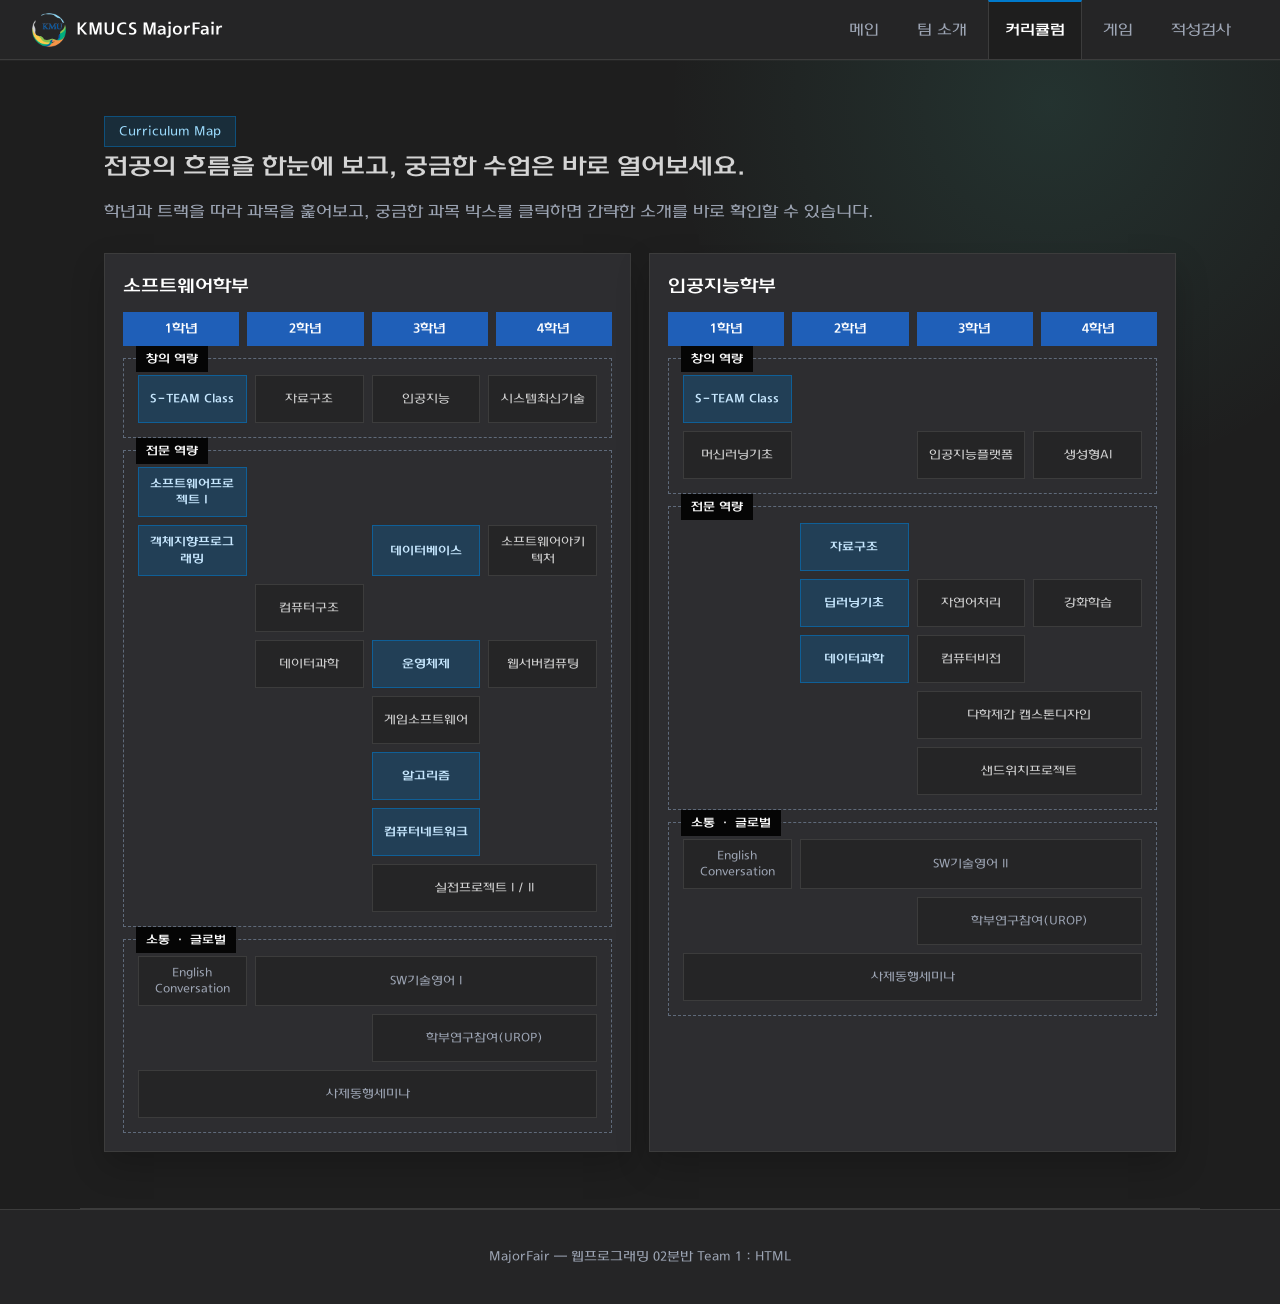
<file: 웹클컴 프로젝트/pages/curriculum.html>
<!DOCTYPE html>
<html lang="ko">
<head>
  <meta charset="UTF-8">
  <meta name="viewport" content="width=device-width, initial-scale=1.0">
  <title>KMUSC - 커리큘럼</title>
  <link rel="icon" type="image/png" href="../assets/logo/symbol_color_transparent.png">
  <link rel="stylesheet" href="../assets/css/base.css">
  <link rel="stylesheet" href="../assets/css/layout.css">
  <link rel="stylesheet" href="../assets/css/components.css">
  <link rel="stylesheet" href="../assets/css/pages/curriculum.css">
</head>
<body>
  <header class="site-header">
    <a href="main.html" class="site-logo" aria-label="MajorFair 홈">
      <img class="site-logo__image" src="../assets/logo/symbol_color_transparent.png" alt="">
      <span class="site-logo__text">KMUCS MajorFair</span>
    </a>
    <nav class="site-nav" aria-label="주요 메뉴">
      <a class="site-nav__link" href="main.html">메인</a>
      <a class="site-nav__link" href="team.html">팀 소개</a>
      <a class="site-nav__link is-active" href="curriculum.html" aria-current="page">커리큘럼</a>
      <a class="site-nav__link" href="game.html">게임</a>
      <a class="site-nav__link" href="form.html">적성검사</a>
    </nav>
    <button class="site-nav-toggle" id="navToggle" type="button" aria-label="메뉴 열기" aria-expanded="false">
      <span></span><span></span><span></span>
    </button>
  </header>

  <div class="mobile-menu-overlay" id="mobileMenuOverlay" hidden>
    <aside class="mobile-menu" aria-label="모바일 메뉴">
      <button class="mobile-menu__close" id="mobileMenuClose" type="button" aria-label="메뉴 닫기">✕</button>
      <nav class="mobile-menu__nav">
        <a class="mobile-menu__link" href="main.html">메인</a>
        <a class="mobile-menu__link" href="team.html">팀 소개</a>
        <a class="mobile-menu__link is-active" href="curriculum.html" aria-current="page">커리큘럼</a>
        <a class="mobile-menu__link" href="game.html">게임</a>
        <a class="mobile-menu__link" href="form.html">적성검사</a>
      </nav>
    </aside>
  </div>

  <main class="curriculum-page">
    <section class="reference-panel" aria-label="커리큘럼 맵">
      <div class="reference-copy">
        <span class="curriculum-label">Curriculum Map</span>
        <h1>전공의 흐름을 한눈에 보고, 궁금한 수업은 바로 열어보세요.</h1>
        <p>학년과 트랙을 따라 과목을 훑어보고, 궁금한 과목 박스를 클릭하면 간략한 소개를 바로 확인할 수 있습니다.</p>
      </div>
      <div class="curriculum-map-grid">
        <article class="curriculum-map">
          <div class="map-heading">
            <span>소프트웨어학부</span>
          </div>
          <div class="map-years" aria-hidden="true">
            <span>1학년</span><span>2학년</span><span>3학년</span><span>4학년</span>
          </div>
          <div class="map-section">
            <h3>창의 역량</h3>
            <div class="map-row">
              <button class="map-course is-required" data-program="software" data-course="S-TEAM Class" data-year="1학년" style="--mobile-order: 10">S-TEAM Class</button>
              <button class="map-course" data-program="software" data-course="자료구조" data-year="2학년" style="--mobile-order: 20">자료구조</button>
              <button class="map-course" data-program="software" data-course="인공지능" data-year="3학년" style="--mobile-order: 30">인공지능</button>
              <button class="map-course" data-program="software" data-course="시스템최신기술" data-year="4학년" style="--mobile-order: 40">시스템최신기술</button>
            </div>
          </div>
          <div class="map-section">
            <h3>전문 역량</h3>
            <div class="map-row">
              <button class="map-course is-required" data-program="software" data-course="소프트웨어프로젝트 I" data-year="1학년" style="--mobile-order: 10">소프트웨어프로젝트 I</button>
              <button class="map-course is-required" data-program="software" data-course="객체지향프로그래밍" data-year="1학년" style="--mobile-order: 10">객체지향프로그래밍</button>
              <button class="map-course is-required" data-program="software" data-course="데이터베이스" data-year="3학년" style="--mobile-order: 30">데이터베이스</button>
              <button class="map-course" data-program="software" data-course="소프트웨어아키텍처" data-year="4학년" style="--mobile-order: 40">소프트웨어아키텍처</button>
              <button class="map-course" data-program="software" data-course="컴퓨터구조" data-year="2학년" style="--mobile-order: 20">컴퓨터구조</button>
              <button class="map-course" data-program="software" data-course="데이터과학" data-year="2학년" style="--mobile-order: 20">데이터과학</button>
              <button class="map-course is-required" data-program="software" data-course="운영체제" data-year="3학년" style="--mobile-order: 30">운영체제</button>
              <button class="map-course" data-program="software" data-course="웹서버컴퓨팅" data-year="4학년" style="--mobile-order: 40">웹서버컴퓨팅</button>
              <button class="map-course" data-program="software" data-course="게임소프트웨어" data-year="3학년" style="--mobile-order: 30">게임소프트웨어</button>
              <button class="map-course is-required" data-program="software" data-course="알고리즘" data-year="3학년" style="--mobile-order: 30">알고리즘</button>
              <button class="map-course is-required" data-program="software" data-course="컴퓨터네트워크" data-year="3학년" style="--mobile-order: 30">컴퓨터네트워크</button>
              <button class="map-course" data-program="software" data-course="실전프로젝트 I / II" data-year="3-4학년" style="--mobile-order: 34">실전프로젝트 I / II</button>
            </div>
          </div>
          <div class="map-section map-section--wide">
            <h3>소통 · 글로벌</h3>
            <div class="map-row">
              <span class="map-course is-static" data-year="1학년" style="--mobile-order: 10">English Conversation</span>
              <span class="map-course is-static" data-year="2-4학년" style="--mobile-order: 24">SW기술영어 I</span>
              <span class="map-course is-static" data-year="3-4학년" style="--mobile-order: 34">학부연구참여(UROP)</span>
              <span class="map-course is-static" data-year="1-4학년" style="--mobile-order: 14">사제동행세미나</span>
            </div>
          </div>
        </article>

        <article class="curriculum-map">
          <div class="map-heading">
            <span>인공지능학부</span>
          </div>
          <div class="map-years" aria-hidden="true">
            <span>1학년</span><span>2학년</span><span>3학년</span><span>4학년</span>
          </div>
          <div class="map-section">
            <h3>창의 역량</h3>
            <div class="map-row">
              <button class="map-course is-required" data-program="ai" data-course="S-TEAM Class" data-year="1학년" style="--mobile-order: 10">S-TEAM Class</button>
              <button class="map-course" data-program="ai" data-course="머신러닝기초" data-year="1학년" style="--mobile-order: 10">머신러닝기초</button>
              <button class="map-course" data-program="ai" data-course="인공지능플랫폼" data-year="3학년" style="--mobile-order: 30">인공지능플랫폼</button>
              <button class="map-course" data-program="ai" data-course="생성형AI" data-year="4학년" style="--mobile-order: 40">생성형AI</button>
            </div>
          </div>
          <div class="map-section">
            <h3>전문 역량</h3>
            <div class="map-row">
              <button class="map-course is-required" data-program="ai" data-course="자료구조" data-year="2학년" style="--mobile-order: 20">자료구조</button>
              <button class="map-course is-required" data-program="ai" data-course="딥러닝기초" data-year="2학년" style="--mobile-order: 20">딥러닝기초</button>
              <button class="map-course" data-program="ai" data-course="자연어처리" data-year="3학년" style="--mobile-order: 30">자연어처리</button>
              <button class="map-course" data-program="ai" data-course="강화학습" data-year="4학년" style="--mobile-order: 40">강화학습</button>
              <button class="map-course is-required" data-program="ai" data-course="데이터과학" data-year="2학년" style="--mobile-order: 20">데이터과학</button>
              <button class="map-course" data-program="ai" data-course="컴퓨터비전" data-year="3학년" style="--mobile-order: 30">컴퓨터비전</button>
              <button class="map-course" data-program="ai" data-course="다학제간 캡스톤디자인" data-year="3-4학년" style="--mobile-order: 34">다학제간 캡스톤디자인</button>
              <button class="map-course" data-program="ai" data-course="샌드위치프로젝트" data-year="3-4학년" style="--mobile-order: 34">샌드위치프로젝트</button>
            </div>
          </div>
          <div class="map-section map-section--wide">
            <h3>소통 · 글로벌</h3>
            <div class="map-row">
              <span class="map-course is-static" data-year="1학년" style="--mobile-order: 10">English Conversation</span>
              <span class="map-course is-static" data-year="2-4학년" style="--mobile-order: 24">SW기술영어 II</span>
              <span class="map-course is-static" data-year="3-4학년" style="--mobile-order: 34">학부연구참여(UROP)</span>
              <span class="map-course is-static" data-year="1-4학년" style="--mobile-order: 14">사제동행세미나</span>
            </div>
          </div>
        </article>
      </div>
    </section>
  </main>

  <div class="course-modal" id="courseModal" hidden>
    <div class="course-modal__backdrop" data-close-modal></div>
    <article class="course-modal__panel" role="dialog" aria-modal="true" aria-labelledby="modalTitle">
      <button class="course-modal__close" type="button" aria-label="모달 닫기" data-close-modal>✕</button>
      <div class="course-modal__meta" id="modalMeta"></div>
      <h2 id="modalTitle"></h2>
      <p id="modalDesc"></p>
      <dl class="course-modal__details">
        <div>
          <dt>추천 시기</dt>
          <dd id="modalYear"></dd>
        </div>
        <div>
          <dt>분류</dt>
          <dd id="modalTrack"></dd>
        </div>
      </dl>
    </article>
  </div>

  <footer class="site-footer">
    <p>MajorFair — 웹프로그래밍 02분반 Team 1 : HTML</p>
  </footer>

  <script src="../assets/js/common.js" defer></script>
  <script src="../assets/js/pages/curriculum.js" defer></script>
</body>
</html>
</file>
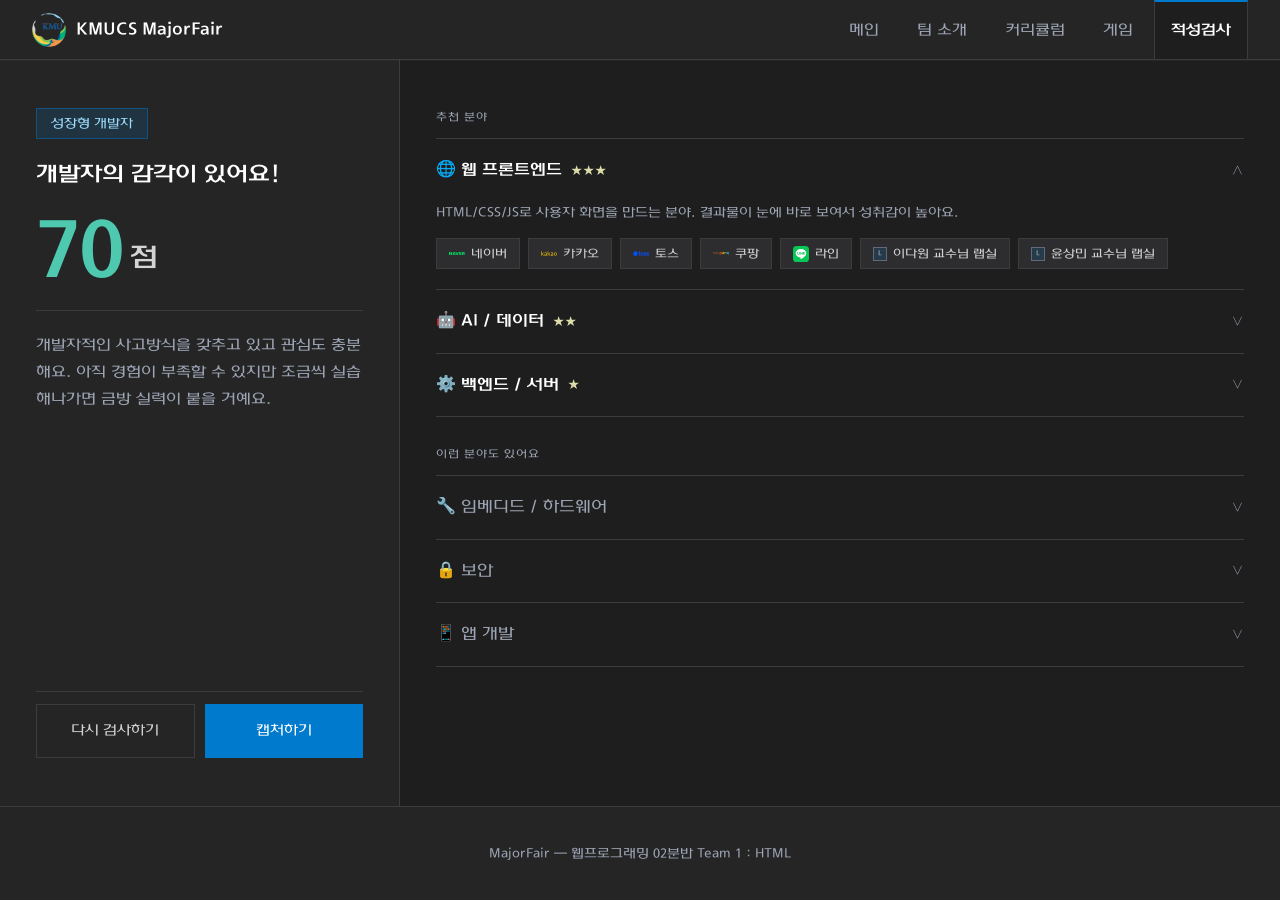
<file: 웹클컴 프로젝트/pages/form-result.html>
<!doctype html>
<html lang="ko">
  <head>
    <meta charset="UTF-8" />
    <meta name="viewport" content="width=device-width, initial-scale=1.0" />
    <title>결과 — 개발자 적합도 검사</title>
    <link rel="icon" type="image/png" href="../assets/logo/symbol_color_transparent.png" />
    <link rel="stylesheet" href="../assets/css/base.css" />
    <link rel="stylesheet" href="../assets/css/layout.css" />
    <link rel="stylesheet" href="../assets/css/components.css" />
    <link rel="stylesheet" href="../assets/css/pages/form-result.css" />
  </head>
  <body>
    <header class="site-header">
      <a href="main.html" class="site-logo" aria-label="MajorFair 홈">
        <img class="site-logo__image" src="../assets/logo/symbol_color_transparent.png" alt="" />
        <span class="site-logo__text">KMUCS MajorFair</span>
      </a>
      <nav class="site-nav" aria-label="주요 메뉴">
        <a class="site-nav__link" href="main.html">메인</a>
        <a class="site-nav__link" href="team.html">팀 소개</a>
        <a class="site-nav__link" href="curriculum.html">커리큘럼</a>
        <a class="site-nav__link" href="game.html">게임</a>
        <a class="site-nav__link is-active" href="form.html">적성검사</a>
      </nav>
      <button class="site-nav-toggle" id="navToggle" type="button" aria-label="메뉴 열기" aria-expanded="false">
        <span></span><span></span><span></span>
      </button>
    </header>

    <div class="mobile-menu-overlay" id="mobileMenuOverlay" hidden>
      <div class="mobile-menu">
        <button class="mobile-menu__close" id="mobileMenuClose" type="button" aria-label="메뉴 닫기">✕</button>
        <nav class="mobile-menu__nav">
          <a class="mobile-menu__link" href="main.html">메인</a>
          <a class="mobile-menu__link" href="team.html">팀 소개</a>
          <a class="mobile-menu__link" href="curriculum.html">커리큘럼</a>
          <a class="mobile-menu__link" href="game.html">게임</a>
          <a class="mobile-menu__link is-active" href="form.html">적성검사</a>
        </nav>
      </div>
    </div>

    <main>
      <section>
        <div class="result-top">
          <span class="result-badge" id="resultBadge"></span>
          <div class="result-title" id="resultTitle"></div>
          <div class="score-wrap">
            <div class="result-score" id="resultScore">0</div>
            <div class="result-score-unit">점</div>
          </div>
          <div class="divider"></div>
          <div id="resultDesc" class="result-desc"></div>
        </div>
        <div class="result-btns">
          <div class="divider"></div>
          <div class="btn-row">
            <button class="btn-outline" id="retryBtn">다시 검사하기</button>
            <button class="btn-black" id="captureBtn">캡처하기</button>
          </div>
        </div>
      </section>

      <aside>
        <div class="aside-section-title">추천 분야</div>
        <div id="recList"></div>
        <div class="aside-section-title">이런 분야도 있어요</div>
        <div id="otherList"></div>
      </aside>
    </main>

    <!-- 모바일 탭바 -->
    <div class="tab-bar">
      <button class="btn-outline" id="retryBtnMob">다시 검사하기</button>
      <button class="btn-black" id="captureBtnMob">캡처하기</button>
    </div>

    <!-- 멘토 리포트: 화면에서는 숨기고 인쇄 시에만 표시 -->
    <div id="mentorReport"></div>

    <footer class="site-footer">
      <p>MajorFair — 웹프로그래밍 02분반 Team 1 : HTML</p>
    </footer>

    <script src="../assets/js/common.js" defer></script>
    <script src="../assets/js/pages/form-result.js" defer></script>
  </body>
</html>
</file>
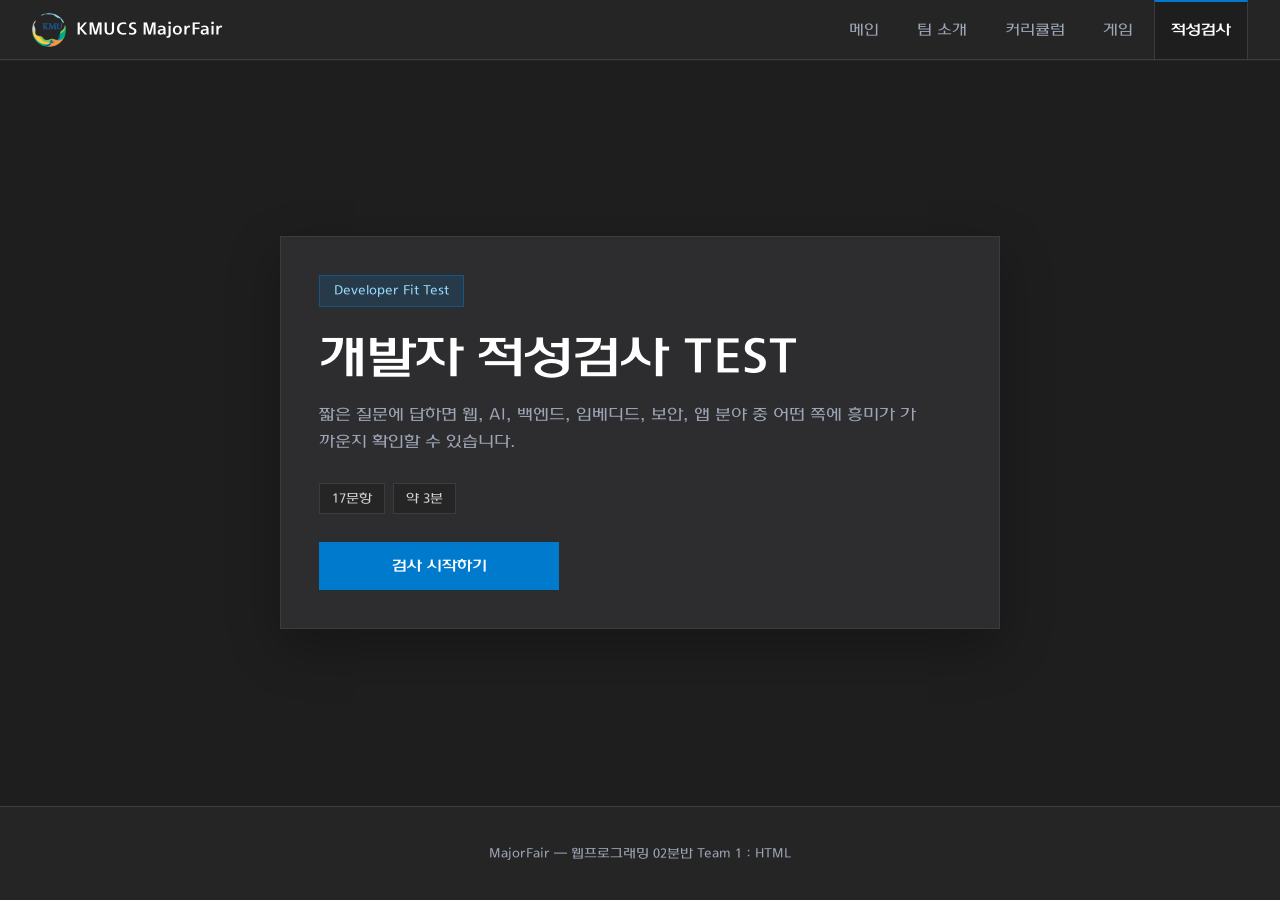
<file: 웹클컴 프로젝트/pages/form.html>
<!doctype html>
<html lang="ko">
  <head>
    <meta charset="UTF-8" />
    <meta name="viewport" content="width=device-width, initial-scale=1.0" />
    <title>개발자 적합도 검사</title>
    <link rel="icon" type="image/png" href="../assets/logo/symbol_color_transparent.png" />
    <link rel="stylesheet" href="../assets/css/base.css" />
    <link rel="stylesheet" href="../assets/css/layout.css" />
    <link rel="stylesheet" href="../assets/css/components.css" />
    <link rel="stylesheet" href="../assets/css/pages/form.css" />
  </head>
  <body>
    <header class="site-header">
      <a href="main.html" class="site-logo" aria-label="MajorFair 홈">
        <img class="site-logo__image" src="../assets/logo/symbol_color_transparent.png" alt="" />
        <span class="site-logo__text">KMUCS MajorFair</span>
      </a>
      <nav class="site-nav" aria-label="주요 메뉴">
        <a class="site-nav__link" href="main.html">메인</a>
        <a class="site-nav__link" href="team.html">팀 소개</a>
        <a class="site-nav__link" href="curriculum.html">커리큘럼</a>
        <a class="site-nav__link" href="game.html">게임</a>
        <a class="site-nav__link is-active" href="form.html">적성검사</a>
      </nav>
      <button class="site-nav-toggle" id="navToggle" type="button" aria-label="메뉴 열기" aria-expanded="false">
        <span></span><span></span><span></span>
      </button>
    </header>

    <div class="mobile-menu-overlay" id="mobileMenuOverlay" hidden>
      <div class="mobile-menu">
        <button class="mobile-menu__close" id="mobileMenuClose" type="button" aria-label="메뉴 닫기">✕</button>
        <nav class="mobile-menu__nav">
          <a class="mobile-menu__link" href="main.html">메인</a>
          <a class="mobile-menu__link" href="team.html">팀 소개</a>
          <a class="mobile-menu__link" href="curriculum.html">커리큘럼</a>
          <a class="mobile-menu__link" href="game.html">게임</a>
          <a class="mobile-menu__link is-active" href="form.html">적성검사</a>
        </nav>
      </div>
    </div>

    <main>
      <section class="quiz-start" id="quizStart">
        <span class="quiz-start__label">Developer Fit Test</span>
        <h1>개발자 적성검사 TEST</h1>
        <p>짧은 질문에 답하면 웹, AI, 백엔드, 임베디드, 보안, 앱 분야 중 어떤 쪽에 흥미가 가까운지 확인할 수 있습니다.</p>
        <div class="quiz-start__stats" aria-label="검사 안내">
          <span>17문항</span>
          <span>약 3분</span>
        </div>
        <button class="quiz-start__button" id="startQuizBtn" type="button">검사 시작하기</button>
      </section>

      <form class="quiz-inner" id="formQuiz">
        <div class="seg-wrap">
          <div class="seg-bar" id="segBar"></div>
          <span class="seg-label" id="segLabel"></span>
        </div>
        <div class="q-text" id="qText"></div>
        <div class="choices" id="choices"></div>
        <div class="warning" id="warning">⚠ 선택지를 골라주세요!</div>
      </form>
    </main>

    <div class="tab-bar">
      <button class="btn-sec" id="prevBtn" type="button">← 이전</button>
      <button class="btn-pri" id="nextBtn" type="submit" form="formQuiz">다음 →</button>
    </div>

    <footer class="site-footer">
      <p>MajorFair — 웹프로그래밍 02분반 Team 1 : HTML</p>
    </footer>

    <script src="../assets/js/common.js" defer></script>
    <script src="../assets/js/pages/form.js" defer></script>
  </body>
</html>
</file>
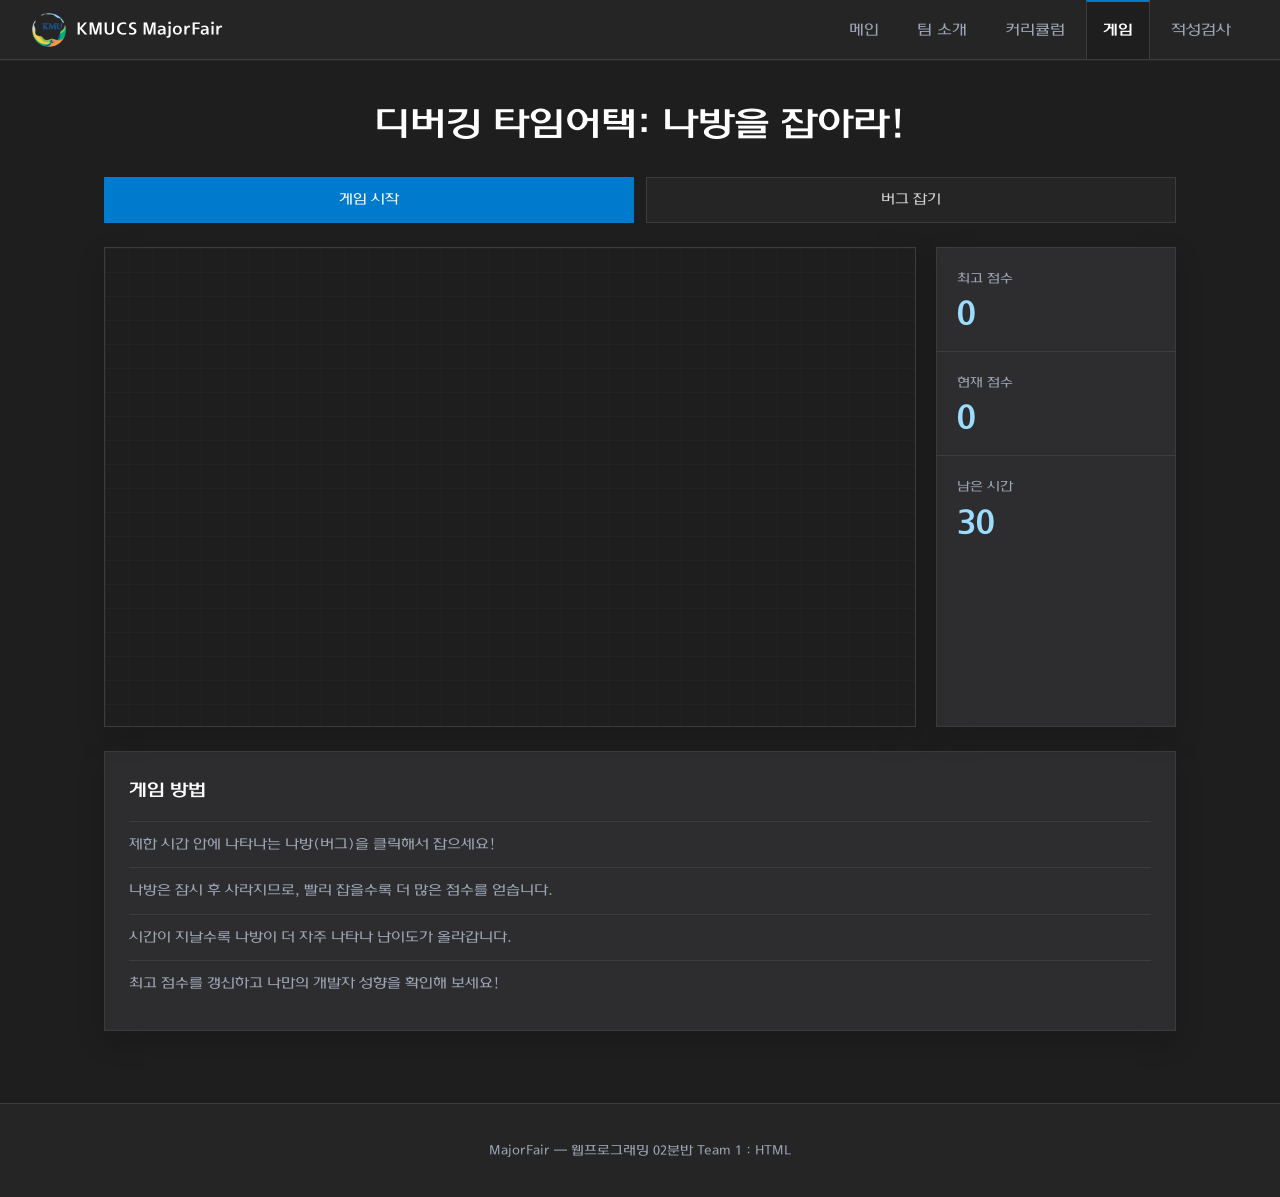
<file: 웹클컴 프로젝트/pages/game.html>
<!-- 담당자 : 정원우 -->
<!DOCTYPE html>
<html lang="ko">
<head>
    <meta charset="UTF-8">
    <meta name="viewport" content="width=device-width, initial-scale=1.0">
    <title>디버깅 타임어택: 버그을 잡아라!</title>
    <link rel="icon" type="image/png" href="../assets/logo/symbol_color_transparent.png">

    <link rel="stylesheet" href="../assets/css/base.css">
    <link rel="stylesheet" href="../assets/css/layout.css">
    <link rel="stylesheet" href="../assets/css/components.css">
    <link rel="stylesheet" href="../assets/css/pages/game.css">
</head>
<body>

    <header class="site-header">
        <a class="site-logo" href="main.html" aria-label="MajorFair 홈">
            <img class="site-logo__image" src="../assets/logo/symbol_color_transparent.png" alt="">
            <span class="site-logo__text">KMUCS MajorFair</span>
        </a>

        <nav class="site-nav" aria-label="주 메뉴">
            <a class="site-nav__link" href="main.html">메인</a>
            <a class="site-nav__link" href="team.html">팀 소개</a>
            <a class="site-nav__link" href="curriculum.html">커리큘럼</a>
            <a class="site-nav__link is-active" href="game.html" aria-current="page">게임</a>
            <a class="site-nav__link" href="form.html">적성검사</a>
        </nav>

        <button class="site-nav-toggle" id="navToggle" type="button"
                aria-label="메뉴 열기" aria-controls="mobileMenuOverlay" aria-expanded="false">
            <span></span><span></span><span></span>
        </button>
    </header>

    <div class="mobile-menu-overlay" id="mobileMenuOverlay" hidden>
      <aside class="mobile-menu" aria-label="모바일 메뉴">
        <button class="mobile-menu__close" id="mobileMenuClose" type="button" aria-label="메뉴 닫기">✕</button>
        <nav class="mobile-menu__nav">
            <a class="mobile-menu__link" href="main.html">메인</a>
            <a class="mobile-menu__link" href="team.html">팀 소개</a>
            <a class="mobile-menu__link" href="curriculum.html">커리큘럼</a>
            <a class="mobile-menu__link is-active" href="game.html" aria-current="page">게임</a>
            <a class="mobile-menu__link" href="form.html">적성검사</a>
        </nav>
      </aside>
    </div>

    <main class="container">
        <h1 class="page-title" id="gameTitle">디버깅 타임어택: 버그을 잡아라!</h1>

        <div class="game-controls">
            <button class="btn btn-primary" id="startBtn" type="button">게임 시작</button>
            <button class="btn btn-secondary" id="modeToggleBtn" type="button"
                    aria-label="게임 모드 전환 (현재: 버그 잡기)">버그 잡기</button>
        </div>

        <section class="game-area" aria-label="게임 영역">
            <div class="game-canvas" id="gameCanvas"></div>

            <aside class="score-board" aria-label="점수 현황">
                <div class="score-item">
                    <div class="score-label">최고 점수</div>
                    <div class="score-value" id="highScore">0</div>
                </div>
                <div class="score-item">
                    <div class="score-label">현재 점수</div>
                    <div class="score-value" id="currentScore">0</div>
                </div>
                <div class="score-item">
                    <div class="score-label" id="timeLabel">남은 시간</div>
                    <div class="time-value" id="timeLeft">30</div>
                </div>
            </aside>
        </section>

        <section class="game-info" aria-label="게임 방법">
            <h2 class="info-title">게임 방법</h2>
            <div class="info-content" id="gameInfo">
                <ul>
                    <li>제한 시간 안에 나타나는 버그을 클릭해서 잡으세요!</li>
                    <li>버그은 잠시 후 사라지므로, 빨리 잡을수록 더 많은 점수를 얻습니다.</li>
                    <li>시간이 지날수록 버그는 더 자주 나타나 난이도가 올라갑니다.</li>
                    <li>최고 점수를 갱신하고 나만의 개발자 성향을 확인해 보세요!</li>
                </ul>
            </div>
        </section>
    </main>

    <div class="modal" id="resultModal" role="dialog" aria-modal="true" aria-labelledby="modalTitle">
        <div class="modal-content">
            <span class="result-badge" id="resultBadge"></span>
            <h2 class="modal-title" id="modalTitle">게임 종료</h2>
            <div class="modal-score" id="finalScore">0</div>
            <p class="modal-message" id="modalMessage"></p>
            <div class="modal-buttons">
                <button class="btn btn-primary" id="restartBtn" type="button">다시 하기</button>
                <button class="btn btn-secondary" id="homeBtn" type="button">돌아가기</button>
            </div>
        </div>
    </div>

    <footer class="site-footer">
        <p>MajorFair — 웹프로그래밍 02분반 Team 1 : HTML</p>
    </footer>

    <script src="../assets/js/common.js"></script>
    <script src="../assets/js/pages/game.js"></script>
</body>
</html>
</file>
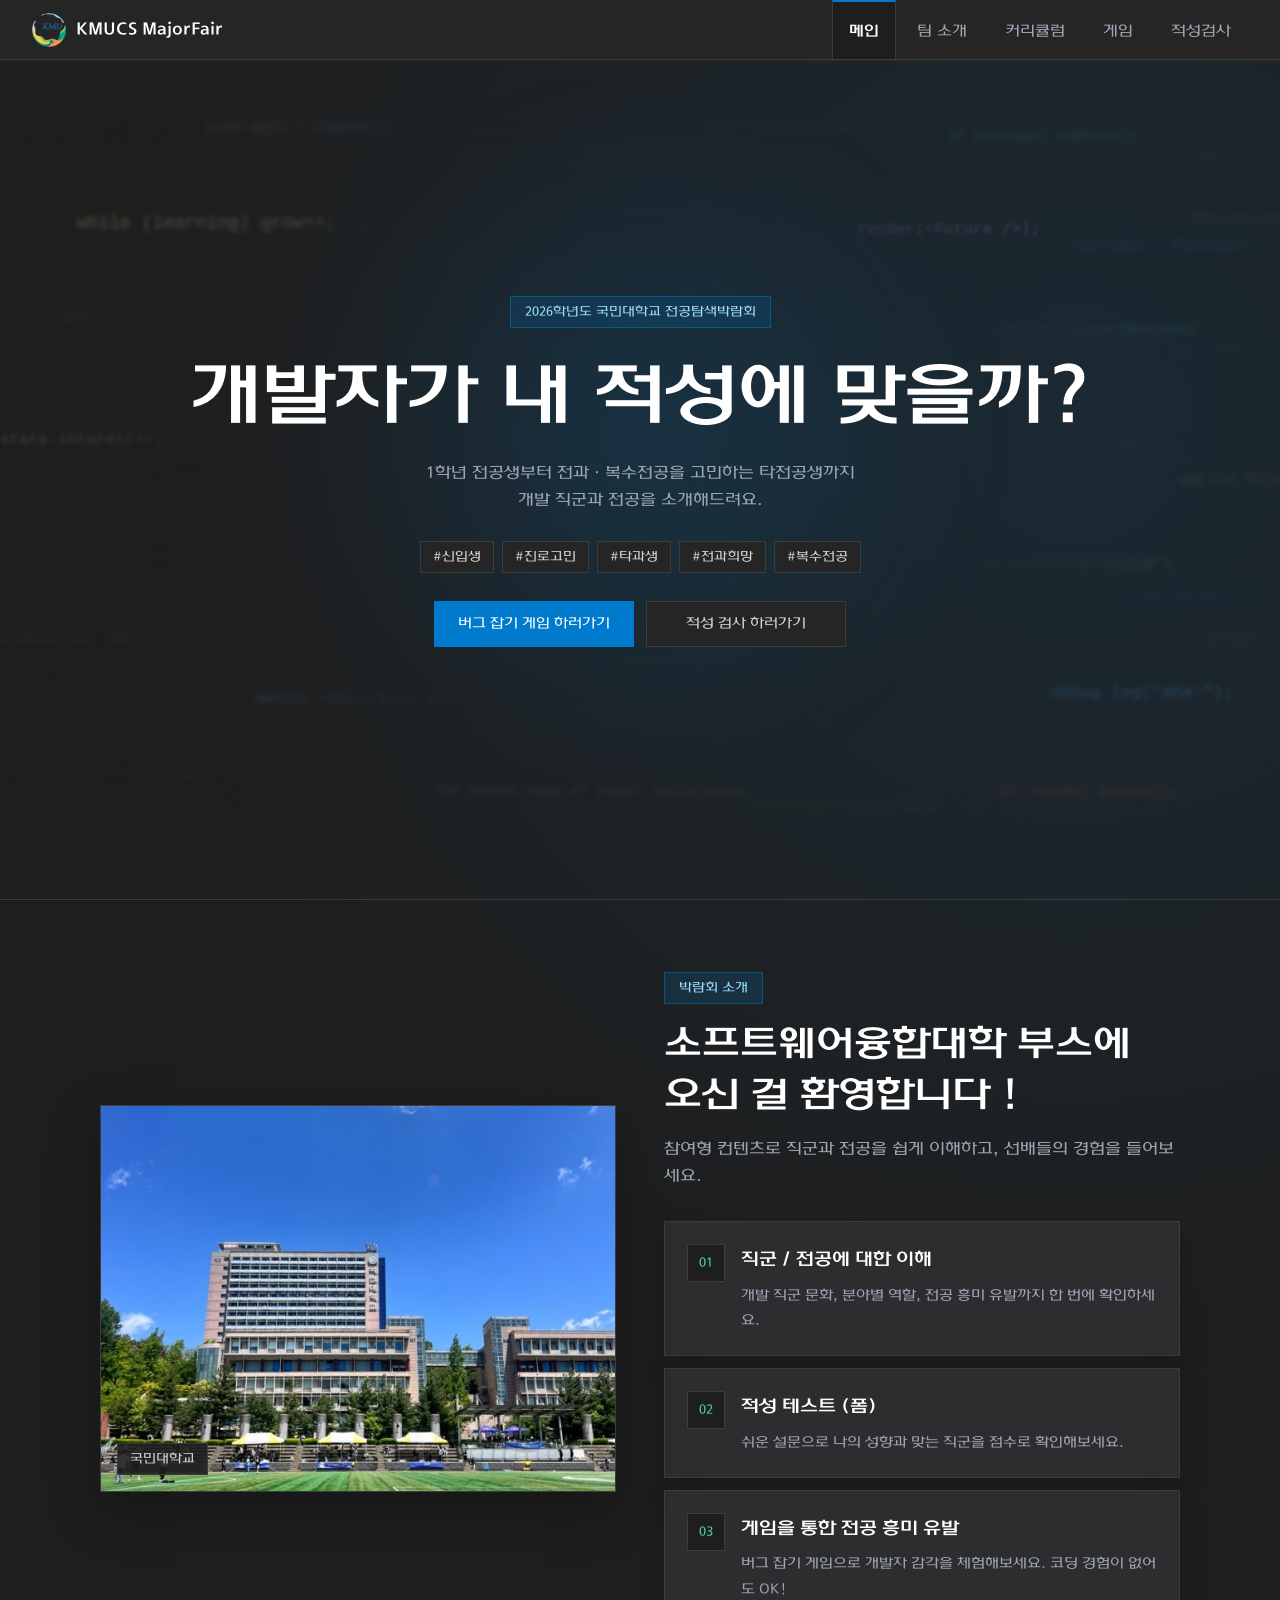
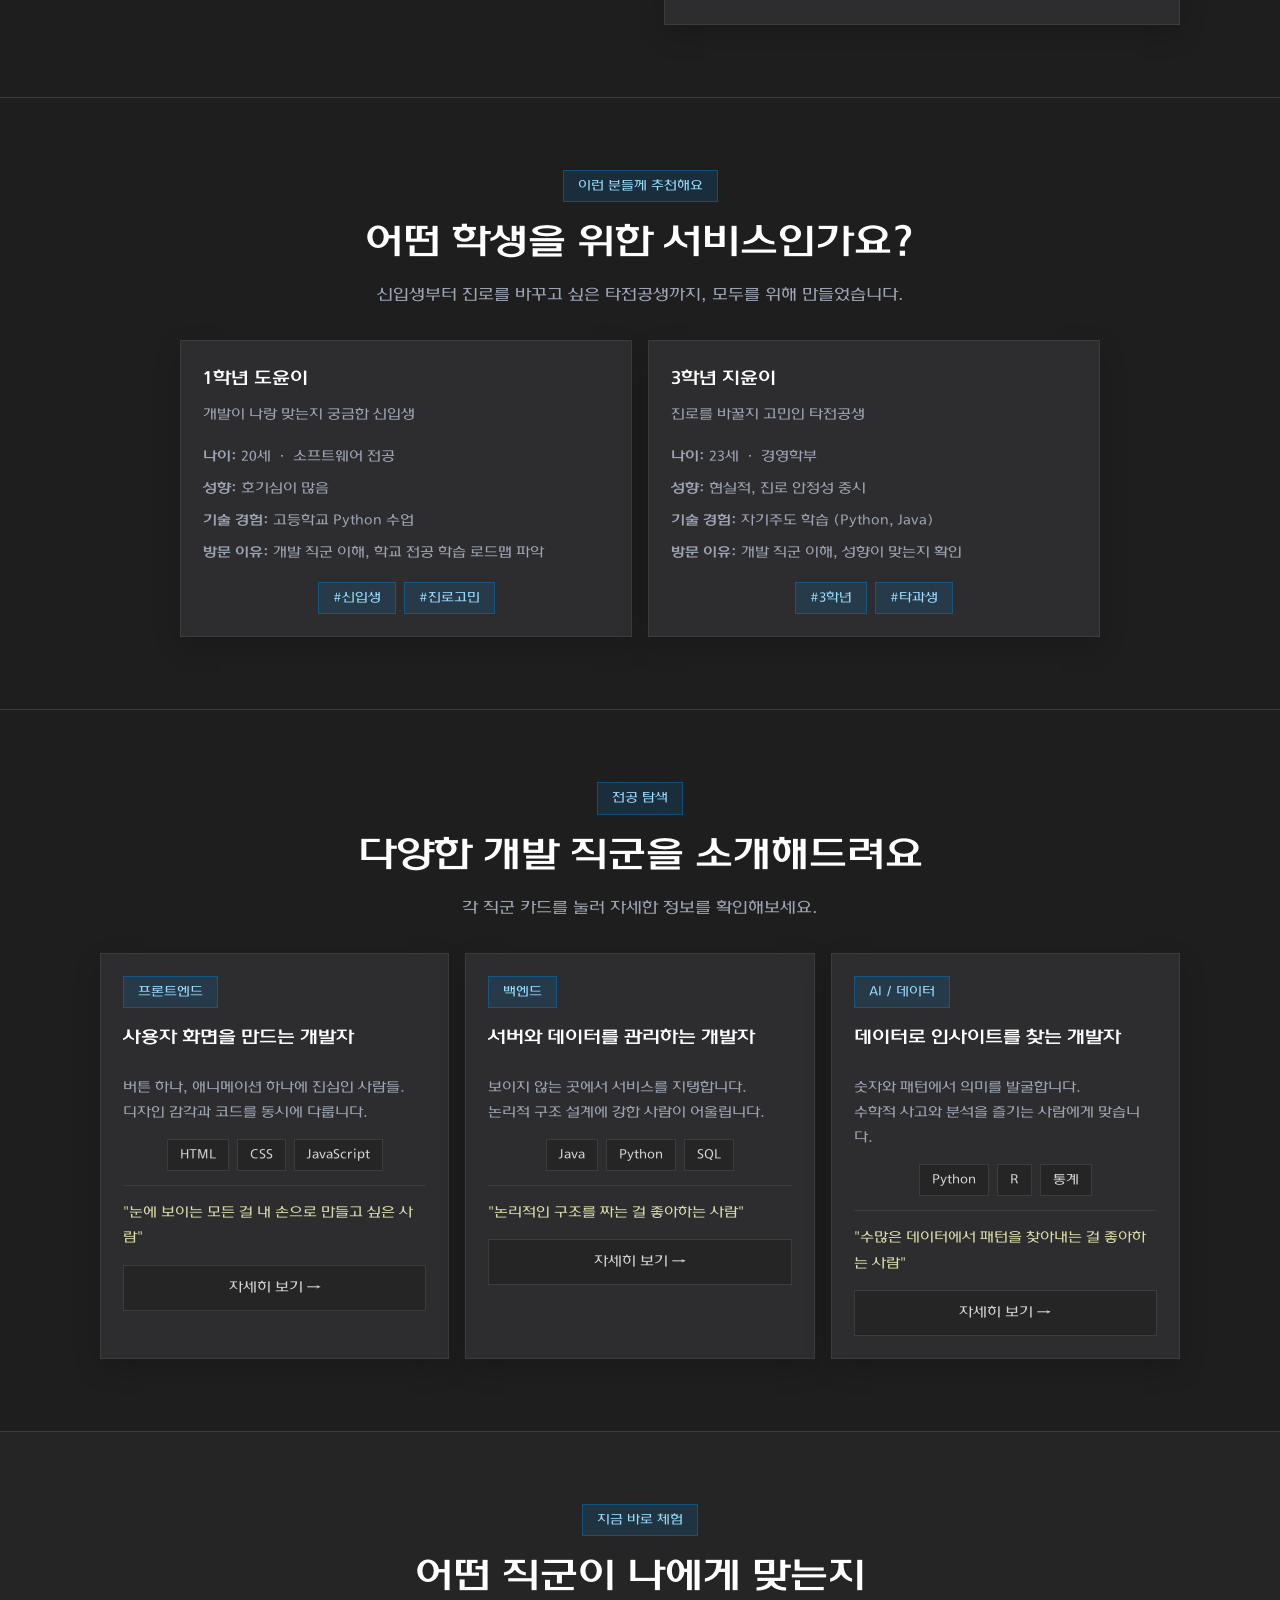
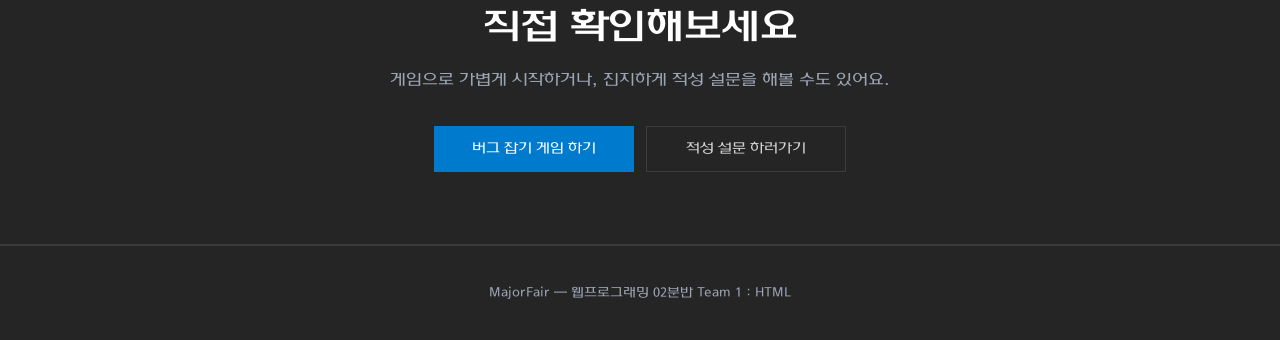
<file: 웹클컴 프로젝트/pages/main.html>
<!DOCTYPE html>
<html lang="ko">
<head>
  <meta charset="UTF-8" />
  <meta name="viewport" content="width=device-width, initial-scale=1.0" />
  <title>KMUCS 전공 탐색 박람회</title>
  <link rel="icon" type="image/png" href="../assets/logo/symbol_color_transparent.png" />
  <link rel="stylesheet" href="../assets/css/base.css" />
  <link rel="stylesheet" href="../assets/css/layout.css" />
  <link rel="stylesheet" href="../assets/css/components.css" />
  <link rel="stylesheet" href="../assets/css/pages/home.css" />
</head>
<body>

<!-- ===== NAVBAR ===== -->
<header class="site-header" id="navbar">
  <a class="site-logo" href="main.html" aria-label="MajorFair 홈">
    <img class="site-logo__image" src="../assets/logo/symbol_color_transparent.png" alt="" />
    <span class="site-logo__text">KMUCS MajorFair</span>
  </a>
  <nav class="site-nav" aria-label="주요 메뉴">
    <a class="site-nav__link is-active" href="main.html">메인</a>
    <a class="site-nav__link" href="team.html">팀 소개</a>
    <a class="site-nav__link" href="curriculum.html">커리큘럼</a>
    <a class="site-nav__link" href="game.html">게임</a>
    <a class="site-nav__link" href="form.html">적성검사</a>
  </nav>
  <button class="site-nav-toggle" id="navToggle" type="button" aria-label="메뉴 열기" aria-expanded="false">
    <span></span>
    <span></span>
    <span></span>
  </button>
</header>

<!-- 모바일 메뉴 -->
<div class="mobile-menu-overlay" id="mobileMenuOverlay" hidden>
  <aside class="mobile-menu" aria-label="모바일 메뉴">
    <button class="mobile-menu__close" id="mobileMenuClose" type="button" aria-label="메뉴 닫기">✕</button>
    <nav class="mobile-menu__nav">
      <a class="mobile-menu__link is-active" href="main.html">메인</a>
      <a class="mobile-menu__link" href="team.html">팀 소개</a>
      <a class="mobile-menu__link" href="curriculum.html">커리큘럼</a>
      <a class="mobile-menu__link" href="game.html">게임</a>
      <a class="mobile-menu__link" href="form.html">적성검사</a>
    </nav>
  </aside>
</div>

<!-- ===== HERO ===== -->
<section class="hero" id="home">
  <div class="hero-code-field" aria-hidden="true">
    <span class="code-float" style="--x: 2%; --y: 8%; --size: 11px; --blur: 6.5px; --alpha: .14; --tone: #569cd6; --glow: rgba(86, 156, 214, .12);">const campus = "KMU";</span>
    <span class="code-float" style="--x: 16%; --y: 7%; --size: 13px; --blur: 4px; --alpha: .22; --tone: #9cdcfe; --glow: rgba(156, 220, 254, .18);">const major = findFit();</span>
    <span class="code-float" style="--x: 34%; --y: 8%; --size: 10px; --blur: 7.6px; --alpha: .12; --tone: #f48771; --glow: rgba(244, 135, 113, .1);">await path.toCareer();</span>
    <span class="code-float" style="--x: 55%; --y: 7%; --size: 12px; --blur: 5.5px; --alpha: .16; --tone: #ce9178; --glow: rgba(206, 145, 120, .12);">score.skills.map(build)</span>
    <span class="code-float" style="--x: 74%; --y: 8%; --size: 14px; --blur: 3px; --alpha: .24; --tone: #4ec9b0; --glow: rgba(78, 201, 176, .16);">if (curious) explore();</span>
    <span class="code-float" style="--x: 88%; --y: 11%; --size: 10px; --blur: 7px; --alpha: .13; --tone: #d7ba7d; --glow: rgba(215, 186, 125, .1);">return nextSemester;</span>
    <span class="code-float" style="--x: 6%; --y: 18%; --size: 18px; --blur: 2.6px; --alpha: .32; --tone: #dcdcaa; --glow: rgba(220, 220, 170, .18);">while (learning) grow++;</span>
    <span class="code-float" style="--x: 28%; --y: 19%; --size: 11px; --blur: 6px; --alpha: .16; --tone: #b5cea8; --glow: rgba(181, 206, 168, .12);">git commit -m "start"</span>
    <span class="code-float" style="--x: 67%; --y: 19%; --size: 16px; --blur: 1.8px; --alpha: .34; --tone: #c586c0; --glow: rgba(197, 134, 192, .2);">render(&lt;Future /&gt;);</span>
    <span class="code-float" style="--x: 84%; --y: 21%; --size: 13px; --blur: 4.8px; --alpha: .18; --tone: #4fc1ff; --glow: rgba(79, 193, 255, .14);">user.goal = "developer";</span>
    <span class="code-float" style="--x: 1%; --y: 30%; --size: 12px; --blur: 5.8px; --alpha: .16; --tone: #d7ba7d; --glow: rgba(215, 186, 125, .12);">try { build(); } catch { learn(); }</span>
    <span class="code-float" style="--x: 14%; --y: 32%; --size: 10px; --blur: 7px; --alpha: .12; --tone: #ce9178; --glow: rgba(206, 145, 120, .1);">const bug = fix(issue);</span>
    <span class="code-float" style="--x: 78%; --y: 31%; --size: 15px; --blur: 3.2px; --alpha: .22; --tone: #4ec9b0; --glow: rgba(78, 201, 176, .16);">skills.filter(Boolean)</span>
    <span class="code-float" style="--x: 91%; --y: 34%; --size: 10px; --blur: 7.5px; --alpha: .12; --tone: #9cdcfe; --glow: rgba(156, 220, 254, .1);">import curiosity from "major";</span>
    <span class="code-float" style="--x: 0%; --y: 44%; --size: 16px; --blur: 2.2px; --alpha: .28; --tone: #c586c0; --glow: rgba(197, 134, 192, .18);">state.interest++;</span>
    <span class="code-float" style="--x: 12%; --y: 48%; --size: 11px; --blur: 6.8px; --alpha: .13; --tone: #569cd6; --glow: rgba(86, 156, 214, .1);">new Project("portfolio")</span>
    <span class="code-float" style="--x: 80%; --y: 45%; --size: 12px; --blur: 5px; --alpha: .17; --tone: #f48771; --glow: rgba(244, 135, 113, .1);">if (stuck) askSenior();</span>
    <span class="code-float" style="--x: 92%; --y: 49%; --size: 14px; --blur: 3.6px; --alpha: .2; --tone: #ce9178; --glow: rgba(206, 145, 120, .14);">npm run future</span>
    <span class="code-float" style="--x: 2%; --y: 58%; --size: 13px; --blur: 5.6px; --alpha: .15; --tone: #569cd6; --glow: rgba(86, 156, 214, .12);">function dream() { return code; }</span>
    <span class="code-float" style="--x: 17%; --y: 61%; --size: 12px; --blur: 4.4px; --alpha: .18; --tone: #b5cea8; --glow: rgba(181, 206, 168, .13);">console.table(results)</span>
    <span class="code-float" style="--x: 75%; --y: 59%; --size: 14px; --blur: 3.8px; --alpha: .2; --tone: #dcdcaa; --glow: rgba(220, 220, 170, .14);">route.push("/curriculum");</span>
    <span class="code-float" style="--x: 88%; --y: 63%; --size: 11px; --blur: 6.2px; --alpha: .14; --tone: #4fc1ff; --glow: rgba(79, 193, 255, .12);">career.match(profile)</span>
    <span class="code-float" style="--x: 4%; --y: 72%; --size: 11px; --blur: 7.2px; --alpha: .12; --tone: #d7ba7d; --glow: rgba(215, 186, 125, .1);">Array.from(goals)</span>
    <span class="code-float" style="--x: 20%; --y: 75%; --size: 15px; --blur: 2.4px; --alpha: .24; --tone: #9cdcfe; --glow: rgba(156, 220, 254, .18);">mentor.reply("keep going");</span>
    <span class="code-float" style="--x: 40%; --y: 75%; --size: 10px; --blur: 7.8px; --alpha: .11; --tone: #c586c0; --glow: rgba(197, 134, 192, .1);">fetch("/api/interest")</span>
    <span class="code-float" style="--x: 60%; --y: 76%; --size: 13px; --blur: 5px; --alpha: .16; --tone: #4ec9b0; --glow: rgba(78, 201, 176, .12);">const stack = ["web", "ai"];</span>
    <span class="code-float" style="--x: 82%; --y: 74%; --size: 17px; --blur: 2.2px; --alpha: .26; --tone: #4fc1ff; --glow: rgba(79, 193, 255, .18);">debug.log("aha!");</span>
    <span class="code-float" style="--x: 1%; --y: 84%; --size: 13px; --blur: 5.8px; --alpha: .15; --tone: #ce9178; --glow: rgba(206, 145, 120, .12);">const sprint = plan.week();</span>
    <span class="code-float" style="--x: 18%; --y: 87%; --size: 10px; --blur: 7.6px; --alpha: .11; --tone: #569cd6; --glow: rgba(86, 156, 214, .1);">Promise.all(subjects)</span>
    <span class="code-float" style="--x: 34%; --y: 86%; --size: 14px; --blur: 3.4px; --alpha: .21; --tone: #dcdcaa; --glow: rgba(220, 220, 170, .14);">for (const idea of ideas) build(idea);</span>
    <span class="code-float" style="--x: 58%; --y: 88%; --size: 12px; --blur: 6px; --alpha: .14; --tone: #b5cea8; --glow: rgba(181, 206, 168, .11);">localStorage.setItem("dream", "cs")</span>
    <span class="code-float" style="--x: 78%; --y: 86%; --size: 15px; --blur: 3px; --alpha: .22; --tone: #f48771; --glow: rgba(244, 135, 113, .14);">if (ready) launch();</span>
    <span class="code-float" style="--x: 91%; --y: 82%; --size: 11px; --blur: 7.4px; --alpha: .12; --tone: #9cdcfe; --glow: rgba(156, 220, 254, .1);">export default Student;</span>
    <span class="code-float" style="--x: -2%; --y: 18%; --size: 10px; --blur: 8px; --alpha: .1; --tone: #4ec9b0; --glow: rgba(78, 201, 176, .1);">queueMicrotask(render)</span>
    <span class="code-float" style="--x: 93%; --y: 18%; --size: 12px; --blur: 5px; --alpha: .14; --tone: #d7ba7d; --glow: rgba(215, 186, 125, .1);">Math.min(score, 100)</span>
    <span class="code-float" style="--x: -1%; --y: 68%; --size: 12px; --blur: 4.8px; --alpha: .15; --tone: #c586c0; --glow: rgba(197, 134, 192, .1);">setTimeout(next, 300)</span>
    <span class="code-float" style="--x: 94%; --y: 68%; --size: 13px; --blur: 5.8px; --alpha: .14; --tone: #ce9178; --glow: rgba(206, 145, 120, .1);">document.querySelector(".hero")</span>
  </div>
  <div class="hero-content">
    <div class="hero-badge">2026학년도 국민대학교 전공탐색박람회</div>
    <h1>
      개발자가 내 적성에 맞을까?
    </h1>
    <p class="hero-sub">
      1학년 전공생부터 전과·복수전공을 고민하는 타전공생까지
      <br>개발 직군과 전공을 소개해드려요.
    </p>
    <div class="hero-tags">
      <span class="hero-tag">#신입생</span>
      <span class="hero-tag">#진로고민</span>
      <span class="hero-tag">#타과생</span>
      <span class="hero-tag">#전과희망</span>
      <span class="hero-tag">#복수전공</span>
    </div>
    <div class="hero-btns">
      <button class="btn-primary" onclick="location.href='game.html'">버그 잡기 게임 하러가기</button>
      <button class="btn-outline" onclick="location.href='form.html'">적성 검사 하러가기</button>
    </div>
  </div>
</section>

<!-- ===== ABOUT ===== -->
<section class="about" id="about">
  <div class="about-grid">
  <div class="about-visual">
  <img class="about-img" src="../assets/images/kookmin_campus.jpg" alt="국민대학교" />
  <div class="stamp">국민대학교</div>
    </div>

    <div>
      <div class="sec-label">박람회 소개</div>
      <h2 class="sec-title">소프트웨어융합대학 부스에<br />오신 걸 환영합니다 !</h2>
      <p class="sec-sub about-intro">참여형 컨텐츠로 직군과 전공을 쉽게 이해하고, 선배들의 경험을 들어보세요.</p>
      <div class="feature-list">
        <div class="feature-item">
          <div class="fi-icon fi-blue">01</div>
          <div>
            <h3>직군 / 전공에 대한 이해</h3>
            <p>개발 직군 문화, 분야별 역할, 전공 흥미 유발까지 한 번에 확인하세요.</p>
          </div>
        </div>
        <div class="feature-item">
          <div class="fi-icon fi-green">02</div>
          <div>
            <h3>적성 테스트 (폼)</h3>
            <p>쉬운 설문으로 나의 성향과 맞는 직군을 점수로 확인해보세요.</p>
          </div>
        </div>
        <div class="feature-item">
          <div class="fi-icon fi-yellow">03</div>
          <div>
            <h3>게임을 통한 전공 흥미 유발</h3>
            <p>버그 잡기 게임으로 개발자 감각을 체험해보세요. 코딩 경험이 없어도 OK!</p>
          </div>
        </div>
      </div>
    </div>
  </div>
</section>

<!-- ===== PERSONA ===== -->
<section class="persona" id="persona">
  <div class="center">
    <div class="sec-label">이런 분들께 추천해요</div>
    <h2 class="sec-title">어떤 학생을 위한 서비스인가요?</h2>
    <p class="sec-sub">신입생부터 진로를 바꾸고 싶은 타전공생까지, 모두를 위해 만들었습니다.</p>
  </div>
  <div class="persona-grid">
    <div class="persona-card blue-card">
      <h3>1학년 도윤이</h3>
      <div class="sub">개발이 나랑 맞는지 궁금한 신입생</div>
      <div class="persona-info">
        <span><b>나이:</b> 20세 · 소프트웨어 전공</span>
        <span><b>성향:</b> 호기심이 많음</span>
        <span><b>기술 경험:</b> 고등학교 Python 수업</span>
        <span><b>방문 이유:</b> 개발 직군 이해, 학교 전공 학습 로드맵 파악</span>
      </div>
      <div class="tag-row">
        <span class="p-tag tag-blue">#신입생</span>
        <span class="p-tag tag-blue">#진로고민</span>
      </div>
    </div>
    <div class="persona-card pink-card">
      <h3>3학년 지윤이</h3>
      <div class="sub">진로를 바꿀지 고민인 타전공생</div>
      <div class="persona-info">
        <span><b>나이:</b> 23세 · 경영학부</span>
        <span><b>성향:</b> 현실적, 진로 안정성 중시</span>
        <span><b>기술 경험:</b> 자기주도 학습 (Python, Java)</span>
        <span><b>방문 이유:</b> 개발 직군 이해, 성향이 맞는지 확인</span>
      </div>
      <div class="tag-row">
        <span class="p-tag tag-purple">#3학년</span>
        <span class="p-tag tag-purple">#타과생</span>
      </div>
    </div>
  </div>
</section>

<!-- ===== MAJORS ===== -->
<section class="majors" id="majors">
  <div class="center">
    <div class="sec-label">전공 탐색</div>
    <h2 class="sec-title">다양한 개발 직군을 소개해드려요</h2>
    <p class="sec-sub">각 직군 카드를 눌러 자세한 정보를 확인해보세요.</p>
  </div>
  <div class="majors-grid">
    <div class="major-card" onclick="openModal('fe')">
      <span class="mc-tag tag-fe">프론트엔드</span>
      <h3>사용자 화면을 만드는 개발자</h3>
      <p>버튼 하나, 애니메이션 하나에 진심인 사람들.<br> 디자인 감각과 코드를 동시에 다룹니다.</p>
      <div class="skill-pills">
        <span class="skill-pill">HTML</span>
        <span class="skill-pill">CSS</span>
        <span class="skill-pill">JavaScript</span>
      </div>
      <div class="card-quote">"눈에 보이는 모든 걸 내 손으로 만들고 싶은 사람"</div>
      <button class="card-btn">자세히 보기 →</button>
    </div>
    <div class="major-card" onclick="openModal('be')">
      <span class="mc-tag tag-be">백엔드</span>
      <h3>서버와 데이터를 관리하는 개발자</h3>
      <p>보이지 않는 곳에서 서비스를 지탱합니다. <br>논리적 구조 설계에 강한 사람이 어울립니다.</p>
      <div class="skill-pills">
        <span class="skill-pill">Java</span>
        <span class="skill-pill">Python</span>
        <span class="skill-pill">SQL</span>
      </div>
      <div class="card-quote">"논리적인 구조를 짜는 걸 좋아하는 사람"</div>
      <button class="card-btn">자세히 보기 →</button>
    </div>
    <div class="major-card" onclick="openModal('ai')">
      <span class="mc-tag tag-ai">AI / 데이터</span>
      <h3>데이터로 인사이트를 찾는 개발자</h3>
      <p>숫자와 패턴에서 의미를 발굴합니다.<br> 수학적 사고와 분석을 즐기는 사람에게 맞습니다.</p>
      <div class="skill-pills">
        <span class="skill-pill">Python</span>
        <span class="skill-pill">R</span>
        <span class="skill-pill">통계</span>
      </div>
      <div class="card-quote">"수많은 데이터에서 패턴을 찾아내는 걸 좋아하는 사람"</div>
      <button class="card-btn">자세히 보기 →</button>
    </div>
  </div>
</section>

<!-- ===== CTA ===== -->
<section class="cta-sec" id="game">
  <div class="sec-label">지금 바로 체험</div>
  <h2 class="sec-title">어떤 직군이 나에게 맞는지<br />직접 확인해보세요</h2>
  <p class="sec-sub">게임으로 가볍게 시작하거나, 진지하게 적성 설문을 해볼 수도 있어요.</p>
  <div class="cta-btns">
    <a href="game.html" class="btn-green">버그 잡기 게임 하기</a>
    <a href="form.html" class="btn-white-outline">적성 설문 하러가기</a>
  </div>
</section>

<!-- ===== FOOTER ===== -->
<footer class="site-footer">
  <p>MajorFair — 웹프로그래밍 02분반 Team 1 : HTML</p>
</footer>

<!-- ===== MODALS ===== -->

<!-- 프론트엔드 모달 -->
<div class="modal-overlay" id="modal-fe" role="dialog" aria-modal="true">
  <div class="modal">
    <button class="modal-close" onclick="closeModal('fe')">✕</button>
    <h2>프론트엔드 개발자</h2>
    <p class="modal-body">사용자가 직접 보고 클릭하는 모든 화면을 담당합니다. 웹/앱의 시각적인 부분을 구현하며 디자이너와 협업합니다.</p>

    <!-- 탭 버튼 -->
    <div class="tab-btns">
      <button class="tab-btn active" onclick="switchTab('fe','skill',this)">필요 기술</button>
      <button class="tab-btn"        onclick="switchTab('fe','ability',this)">필요 역량</button>
      <button class="tab-btn"        onclick="switchTab('fe','cert',this)">자격증</button>
    </div>

    <!-- 탭 내용 -->
    <div class="tab-panel active" id="fe-skill">
      <ul>
        <li>HTML / CSS / JavaScript (기본)</li>
        <li>React 또는 Vue (심화 프레임워크)</li>
        <li>반응형 웹 디자인 (모바일 대응)</li>
        <li>Git / GitHub (버전 관리)</li>
        <li>브라우저 개발자 도구 활용</li>
      </ul>
    </div>
    <div class="tab-panel" id="fe-ability">
      <ul>
        <li>디자인 감각 — 색상·레이아웃 구성 능력</li>
        <li>꼼꼼함 — 픽셀 단위 UI 오류 잡기</li>
        <li>사용자 입장에서 생각하는 능력 (UX 사고)</li>
        <li>빠른 트렌드 학습 — 새로운 기술 적응력</li>
        <li>커뮤니케이션 — 디자이너·백엔드와 협업</li>
      </ul>
    </div>
    <div class="tab-panel" id="fe-cert">
      <ul>
        <li>정보처리기사 — IT 직군 취업 필수 스펙</li>
        <li>웹디자인기능사 — 웹 UI 설계 능력 증명</li>
        <li>GTQ (그래픽기술자격) — 포토샵 등 디자인 툴</li>
        <li>AWS Certified Cloud Practitioner — 클라우드 배포 기초</li>
      </ul>
    </div>

  </div>
</div>

<!-- 백엔드 모달 -->
<div class="modal-overlay" id="modal-be" role="dialog" aria-modal="true">
  <div class="modal">
    <button class="modal-close" onclick="closeModal('be')">✕</button>
    <h2>백엔드 개발자</h2>
    <p class="modal-body">서버, 데이터베이스, API를 설계하고 운영합니다. 서비스의 핵심 로직과 데이터 흐름을 담당합니다.</p>

    <div class="tab-btns">
      <button class="tab-btn active" onclick="switchTab('be','skill',this)">필요 기술</button>
      <button class="tab-btn"        onclick="switchTab('be','ability',this)">필요 역량</button>
      <button class="tab-btn"        onclick="switchTab('be','cert',this)">자격증</button>
    </div>

    <div class="tab-panel active" id="be-skill">
      <ul>
        <li>Java / Python / Node.js (서버 언어)</li>
        <li>Spring / Django / Express (프레임워크)</li>
        <li>SQL — MySQL, PostgreSQL (데이터베이스)</li>
        <li>REST API 설계 및 구현</li>
        <li>Git / GitHub (버전 관리)</li>
      </ul>
    </div>
    <div class="tab-panel" id="be-ability">
      <ul>
        <li>논리적 사고 — 복잡한 로직 설계 능력</li>
        <li>문제 해결 능력 — 버그·장애 원인 분석</li>
        <li>대용량 데이터 처리 감각</li>
        <li>보안 의식 — 개인정보·인증 처리 주의</li>
        <li>문서화 능력 — API 명세 작성</li>
      </ul>
    </div>
    <div class="tab-panel" id="be-cert">
      <ul>
        <li>정보처리기사 — IT 직군 취업 필수 스펙</li>
        <li>SQLD (SQL 개발자) — DB 설계·쿼리 능력 증명</li>
        <li>SQLP (SQL 전문가) — SQLD 심화 과정</li>
        <li>AWS SAA — 클라우드 서버 운영 자격증</li>
      </ul>
    </div>

  </div>
</div>

<!-- AI/데이터 모달 -->
<div class="modal-overlay" id="modal-ai" role="dialog" aria-modal="true">
  <div class="modal">
    <button class="modal-close" onclick="closeModal('ai')">✕</button>
    <h2>AI / 데이터 개발자</h2>
    <p class="modal-body">방대한 데이터를 분석하고 AI 모델을 학습시켜 가치 있는 인사이트를 만들어냅니다.</p>

    <div class="tab-btns">
      <button class="tab-btn active" onclick="switchTab('ai','skill',this)">필요 기술</button>
      <button class="tab-btn"        onclick="switchTab('ai','ability',this)">필요 역량</button>
      <button class="tab-btn"        onclick="switchTab('ai','cert',this)">자격증</button>
    </div>

    <div class="tab-panel active" id="ai-skill">
      <ul>
        <li>Python — pandas, numpy, matplotlib</li>
        <li>R — 통계 분석 및 시각화</li>
        <li>TensorFlow / PyTorch (딥러닝 프레임워크)</li>
        <li>SQL — 데이터 추출·가공</li>
        <li>Jupyter Notebook / Google Colab</li>
      </ul>
    </div>
    <div class="tab-panel" id="ai-ability">
      <ul>
        <li>수학·통계 능력 — 선형대수, 확률·통계</li>
        <li>분석적 사고 — 데이터에서 패턴 발견</li>
        <li>끈기 — 모델 튜닝·반복 실험 견디기</li>
        <li>비판적 사고 — 데이터 편향·오류 검출</li>
        <li>시각화 능력 — 결과를 쉽게 설명하기</li>
      </ul>
    </div>
    <div class="tab-panel" id="ai-cert">
      <ul>
        <li>ADsP (데이터분석 준전문가) — 입문용 데이터 자격증</li>
        <li>빅데이터분석기사 — 국가 공인 빅데이터 자격증</li>
        <li>SQLD — 데이터 추출을 위한 SQL 능력</li>
        <li>TensorFlow Developer Certificate — 구글 공식 AI 자격증</li>
      </ul>
    </div>

  </div>
</div>

<!-- 적성검사 안내 모달 -->
<div class="modal-overlay" id="modal-form-info" role="dialog" aria-modal="true">
  <div class="modal">
    <button class="modal-close" onclick="closeModal('form-info')">✕</button>
    <h2>적성 검사 안내</h2>
    <div class="modal-body">
      짧은 질문 몇 가지에 답하면, 나에게 어울리는 개발 직군을 추천해드립니다. 결과는 바로 확인할 수 있어요!
    </div>
    <div class="modal-pills">
      <span class="modal-pill">약 3분 소요</span>
      <span class="modal-pill">17문항</span>
      <span class="modal-pill">결과 즉시 확인</span>
    </div>
    <button class="modal-confirm" onclick="location.href='form.html'">설문 시작하기</button>
  </div>
</div>

<!-- JS는 body 맨 끝에 -->
<script src="../assets/js/common.js"></script>
<script src="../assets/js/pages/home.js"></script>
</body>
</html>
</file>
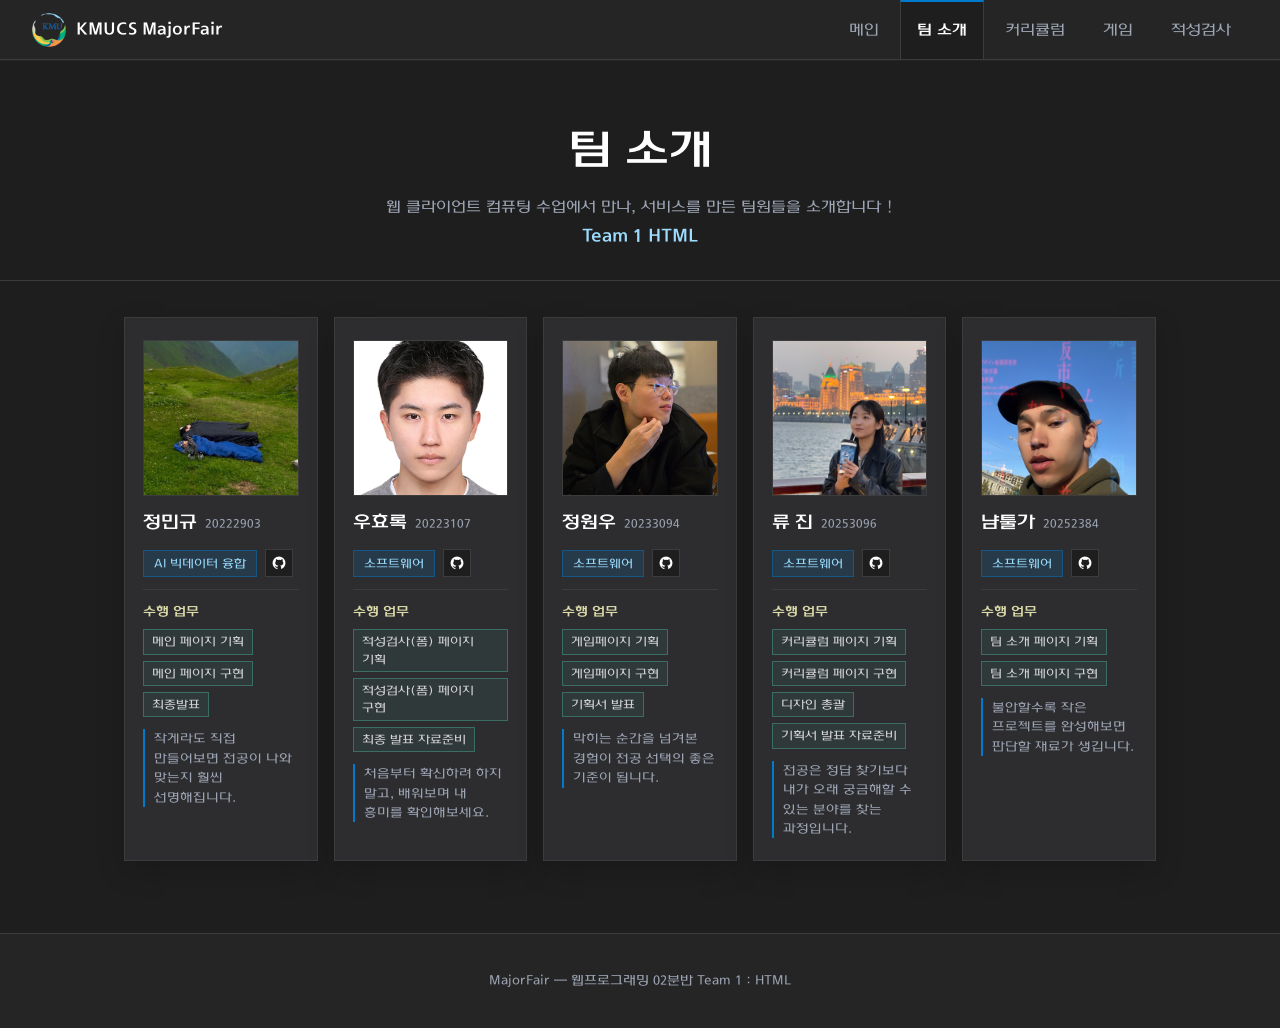
<file: 웹클컴 프로젝트/pages/team.html>
<!DOCTYPE html>
<html lang="ko">
<head>
<meta charset="UTF-8">
<meta name="viewport" content="width=device-width, initial-scale=1.0">
<title>Team 1 : HTML — 팀 소개</title>
<link rel="icon" type="image/png" href="../assets/logo/symbol_color_transparent.png">
<link rel="stylesheet" href="../assets/css/base.css">
<link rel="stylesheet" href="../assets/css/layout.css">
<link rel="stylesheet" href="../assets/css/components.css">
<link rel="stylesheet" href="../assets/css/pages/team.css">
</head>
<body>

<header class="site-header">
  <a href="main.html" class="site-logo" aria-label="MajorFair 홈">
    <img class="site-logo__image" src="../assets/logo/symbol_color_transparent.png" alt="">
    <span class="site-logo__text">KMUCS MajorFair</span>
  </a>
  <nav class="site-nav" aria-label="주요 메뉴">
    <a class="site-nav__link" href="main.html">메인</a>
    <a class="site-nav__link is-active" href="team.html">팀 소개</a>
    <a class="site-nav__link" href="curriculum.html">커리큘럼</a>
    <a class="site-nav__link" href="game.html">게임</a>
    <a class="site-nav__link" href="form.html">적성검사</a>
  </nav>
  <button class="site-nav-toggle" id="navToggle" type="button" aria-label="메뉴 열기" aria-expanded="false">
    <span></span><span></span><span></span>
  </button>
</header>

<div class="mobile-menu-overlay" id="mobileMenuOverlay" hidden>
  <aside class="mobile-menu" aria-label="모바일 메뉴">
    <button class="mobile-menu__close" id="mobileMenuClose" type="button" aria-label="메뉴 닫기">✕</button>
    <nav class="mobile-menu__nav">
      <a class="mobile-menu__link" href="main.html">메인</a>
      <a class="mobile-menu__link is-active" href="team.html">팀 소개</a>
      <a class="mobile-menu__link" href="curriculum.html">커리큘럼</a>
      <a class="mobile-menu__link" href="game.html">게임</a>
      <a class="mobile-menu__link" href="form.html">적성검사</a>
    </nav>
  </aside>
</div>

<section class="team-hero">
  <div class="pill-title">팀 소개</div>

  <div class="subtitle">
    웹 클라이언트 컴퓨팅 수업에서 만나, 서비스를 만든 팀원들을 소개합니다 !
    <strong>Team 1 HTML</strong>
  </div>
</section>

<main class="team-grid">

  <!-- 정민규 -->
  <div class="card">
    <div class="member-profile">
      <div class="avatar-wrap">
        <img src="../assets/images/team/민규.png" alt="정민규 프로필 사진">
      </div>
      <div class="member-title">
        <div class="member-heading">
          <div class="name">정민규</div>
          <div class="student-id">20222903</div>
        </div>
      </div>
    </div>
    <div class="member-meta">
      <div class="major-badge">AI 빅데이터 융합</div>
      <a class="github-link" href="https://github.com/coolchild22-lang" target="_blank" rel="noopener noreferrer" aria-label="정민규 GitHub 열기">
        <img src="../assets/images/team/github.png" alt="">
      </a>
    </div>
    <div class="member-role">
      <span>수행 업무</span>
      <div class="role-tags">
        <em>메인 페이지 기획</em>
        <em>메인 페이지 구현</em>
        <em>최종발표</em>
      </div>
    </div>
    <p class="member-message">작게라도 직접 만들어보면 전공이 나와 맞는지 훨씬 선명해집니다.</p>
  </div>

  <!-- 우효록 -->
  <div class="card">
    <div class="member-profile">
      <div class="avatar-wrap">
        <img src="../assets/images/team/효록.png" alt="우효록 프로필 사진">
      </div>
      <div class="member-title">
        <div class="member-heading">
          <div class="name">우효록</div>
          <div class="student-id">20223107</div>
        </div>
      </div>
    </div>
    <div class="member-meta">
      <div class="major-badge">소프트웨어</div>
      <a class="github-link" href="https://github.com/hyorok4487" target="_blank" rel="noopener noreferrer" aria-label="우효록 GitHub 열기">
        <img src="../assets/images/team/github.png" alt="">
      </a>
    </div>
    <div class="member-role">
      <span>수행 업무</span>
      <div class="role-tags">
        <em>적성검사(폼) 페이지 기획</em>
        <em>적성검사(폼) 페이지 구현</em>
        <em>최종 발표 자료준비</em>
      </div>
    </div>
    <p class="member-message">처음부터 확신하려 하지 말고, 배워보며 내 흥미를 확인해보세요.</p>
  </div>

  <!-- 정원우 -->
  <div class="card">
    <div class="member-profile">
      <div class="avatar-wrap">
        <img src="../assets/images/team/원우.png" alt="정원우 프로필 사진">
      </div>
      <div class="member-title">
        <div class="member-heading">
          <div class="name">정원우</div>
          <div class="student-id">20233094</div>
        </div>
      </div>
    </div>
    <div class="member-meta">
      <div class="major-badge">소프트웨어</div>
      <a class="github-link" href="https://github.com/prettypain" target="_blank" rel="noopener noreferrer" aria-label="정원우 GitHub 열기">
        <img src="../assets/images/team/github.png" alt="">
      </a>
    </div>
    <div class="member-role">
      <span>수행 업무</span>
      <div class="role-tags">
        <em>게임페이지 기획</em>
        <em>게임페이지 구현</em>
        <em>기획서 발표</em>
      </div>
    </div>
    <p class="member-message">막히는 순간을 넘겨본 경험이 전공 선택의 좋은 기준이 됩니다.</p>
  </div>

  <!-- 류진 -->
  <div class="card">
    <div class="member-profile">
      <div class="avatar-wrap">
        <img class="avatar-image--top" src="../assets/images/team/진.jpeg" alt="류진 프로필 사진">
      </div>
      <div class="member-title">
        <div class="member-heading">
          <div class="name">류 진</div>
          <div class="student-id">20253096</div>
        </div>
      </div>
    </div>
    <div class="member-meta">
      <div class="major-badge">소프트웨어</div>
      <a class="github-link" href="https://github.com/plzzzean" target="_blank" rel="noopener noreferrer" aria-label="류진 GitHub 열기">
        <img src="../assets/images/team/github.png" alt="">
      </a>
    </div>
    <div class="member-role">
      <span>수행 업무</span>
      <div class="role-tags">
        <em>커리큘럼 페이지 기획</em>
        <em>커리큘럼 페이지 구현</em>
        <em>디자인 총괄</em>
        <em>기획서 발표 자료준비</em>
      </div>
    </div>
    <p class="member-message">전공은 정답 찾기보다 내가 오래 궁금해할 수 있는 분야를 찾는 과정입니다.</p>
  </div>

  <!-- 냠툴가 -->
  <div class="card">
    <div class="member-profile">
      <div class="avatar-wrap">
        <img src="../assets/images/team/툴가.png" alt="냠툴가 프로필 사진">
      </div>
      <div class="member-title">
        <div class="member-heading">
          <div class="name">냠툴가</div>
          <div class="student-id">20252384</div>
        </div>
      </div>
    </div>
    <div class="member-meta">
      <div class="major-badge">소프트웨어</div>
      <a class="github-link" href="https://github.com/nyamtulga1234" target="_blank" rel="noopener noreferrer" aria-label="냠툴가 GitHub 열기">
        <img src="../assets/images/team/github.png" alt="">
      </a>
    </div>
    <div class="member-role">
      <span>수행 업무</span>
      <div class="role-tags">
        <em>팀 소개 페이지 기획</em>
        <em>팀 소개 페이지 구현</em>
      </div>
    </div>
    <p class="member-message">불안할수록 작은 프로젝트를 완성해보면 판단할 재료가 생깁니다.</p>
  </div>

</main>


<footer class="site-footer">
  <p>MajorFair — 웹프로그래밍 02분반 Team 1 : HTML</p>
</footer>

<script src="../assets/js/common.js"></script>
</body>
</html>
</file>
<file: 웹클컴 프로젝트/assets/css/base.css>
@font-face {
  font-family: 'KMU';
  src: url('../font/KMU-Regular.otf') format('opentype');
  font-weight: 400;
  font-style: normal;
  font-display: swap;
}

@font-face {
  font-family: 'KMU';
  src: url('../font/KMU-Bold.otf') format('opentype');
  font-weight: 700;
  font-style: normal;
  font-display: swap;
}

@font-face {
  font-family: 'KMU';
  src: url('../font/KMU-Bold.otf') format('opentype');
  font-weight: 800;
  font-style: normal;
  font-display: swap;
}

@font-face {
  font-family: 'KMU';
  src: url('../font/KMU-Bold.otf') format('opentype');
  font-weight: 900;
  font-style: normal;
  font-display: swap;
}

:root {
  --color-bg: #1e1e1e;
  --color-sidebar: #252526;
  --color-surface: #2d2d30;
  --color-surface-muted: #252526;
  --color-editor: #1e1e1e;
  --color-text: #d4d4d4;
  --color-text-strong: #ffffff;
  --color-text-muted: #9da5b4;
  --color-line: #3c3c3c;
  --color-line-strong: #5f6a7a;
  --color-primary: #007acc;
  --color-primary-hover: #0e8fe3;
  --color-primary-soft: rgba(0, 122, 204, 0.16);
  --color-accent: #4ec9b0;
  --color-warning: #dcdcaa;
  --color-danger: #f48771;
  --shadow-panel: 0 18px 48px rgba(0, 0, 0, 0.28);
  --radius-sm: 4px;
  --radius-md: 8px;
  --header-height: 60px;
  --font-base: 'KMU', sans-serif;
}

*,
*::before,
*::after {
  box-sizing: border-box;
  margin: 0;
  padding: 0;
}

html {
  scroll-behavior: smooth;
}

body {
  min-height: 100vh;
  font-family: var(--font-base);
  background: var(--color-bg);
  color: var(--color-text);
  display: flex;
  flex-direction: column;
  line-height: 1.65;
}

a {
  color: inherit;
}

button,
input,
select,
textarea {
  font: inherit;
}

button {
  cursor: pointer;
}

::selection {
  background: rgba(0, 122, 204, 0.45);
  color: #fff;
}

@media (max-width: 768px) {
  :root {
    --header-height: 52px;
  }

}
</file>
<file: 웹클컴 프로젝트/assets/css/layout.css>
.site-header {
  position: fixed;
  top: 0;
  left: 0;
  right: 0;
  z-index: 1000;
  height: var(--header-height);
  background: var(--color-sidebar);
  border-bottom: 1px solid var(--color-line);
  display: flex;
  align-items: center;
  justify-content: space-between;
  padding: 0 32px;
  box-shadow: 0 1px 0 rgba(255, 255, 255, 0.03);
}

.site-logo {
  min-width: 0;
  max-width: min(48vw, 260px);
  font-size: 17px;
  font-weight: 800;
  text-decoration: none;
  color: var(--color-text-strong);
  letter-spacing: 0;
  display: inline-flex;
  align-items: center;
  gap: 10px;
  height: 100%;
}

.site-logo__image {
  width: 34px;
  height: 34px;
  flex: 0 0 auto;
  object-fit: contain;
  background: transparent;
  border: 0;
  display: block;
}

.site-logo__text {
  color: var(--color-text-strong);
  white-space: nowrap;
  overflow: hidden;
  text-overflow: ellipsis;
}

.site-nav {
  display: flex;
  align-items: center;
  gap: 4px;
  height: 100%;
}

.site-nav__link {
  height: 100%;
  display: inline-flex;
  align-items: center;
  padding: 0 16px;
  font-size: 15px;
  color: var(--color-text-muted);
  text-decoration: none;
  border-left: 1px solid transparent;
  border-right: 1px solid transparent;
  border-top: 2px solid transparent;
  transition: color 0.15s, background 0.15s, border-color 0.15s;
}

.site-nav__link:hover,
.site-nav__link.is-active {
  color: var(--color-text-strong);
  font-weight: 600;
  background: var(--color-bg);
  border-left-color: var(--color-line);
  border-right-color: var(--color-line);
  border-top-color: var(--color-primary);
}

.site-nav-toggle {
  display: none;
  flex-direction: column;
  gap: 5px;
  background: none;
  border: none;
  padding: 4px;
}

.site-nav-toggle span {
  display: block;
  width: 22px;
  height: 2px;
  background: var(--color-text);
}

.mobile-menu-overlay {
  display: none;
  position: fixed;
  inset: 0;
  z-index: 1100;
  background: rgba(0, 0, 0, 0.48);
}

.mobile-menu-overlay.is-open {
  display: block;
}

.mobile-menu {
  position: absolute;
  top: 0;
  right: 0;
  bottom: 0;
  width: 260px;
  background: var(--color-sidebar);
  border-left: 1px solid var(--color-line);
  padding: 24px 20px;
  display: flex;
  flex-direction: column;
  transform: translateX(100%);
  transition: transform 0.25s ease;
}

.mobile-menu-overlay.is-open .mobile-menu {
  transform: translateX(0);
}

.mobile-menu__close {
  align-self: flex-end;
  font-size: 22px;
  color: var(--color-text-muted);
  background: none;
  border: none;
  margin-bottom: 24px;
}

.mobile-menu__nav {
  display: flex;
  flex-direction: column;
}

.mobile-menu__link {
  display: block;
  font-size: 16px;
  color: var(--color-text);
  text-decoration: none;
  padding: 18px 0;
  border-bottom: 1px solid var(--color-line);
}

.mobile-menu__link.is-active {
  font-weight: 700;
  color: var(--color-text-strong);
  border-left: 3px solid var(--color-primary);
  padding-left: 12px;
  background: rgba(0, 122, 204, 0.12);
}

.site-footer {
  text-align: center;
  padding: 36px 24px;
  border-top: 1px solid var(--color-line);
  color: var(--color-text-muted);
  background: var(--color-sidebar);
  font-size: 13px;
}

@media (max-width: 980px) {
  .site-nav__link {
    padding: 0 11px;
    font-size: 14px;
  }
}

@media (max-width: 768px) {
  .site-header {
    padding: 0 20px;
  }

  .site-logo__image {
    width: 30px;
    height: 30px;
  }

  .site-logo__text {
    font-size: 15px;
  }

  .site-nav {
    display: none;
  }

  .site-nav-toggle {
    display: flex;
  }

  .mobile-menu {
    width: 220px;
    padding: 20px 18px;
  }

  .mobile-menu__close {
    font-size: 22px;
    margin-bottom: 18px;
  }

  .mobile-menu__link {
    font-size: 15px;
    padding: 14px 0;
  }

  .site-footer {
    font-size: 13px;
    padding: 28px 20px;
  }
}
</file>
<file: 웹클컴 프로젝트/assets/css/components.css>
.btn,
.btn-primary,
.btn-secondary,
.btn-outline,
.btn-black,
.btn-sec,
.btn-pri,
.card-btn,
.modal-confirm,
.btn-green,
.btn-white-outline {
  border-radius: 0;
  transition: border-color 0.15s, color 0.15s, background 0.15s, opacity 0.15s;
}

.btn-primary,
.btn-pri,
.btn-black,
.modal-confirm,
.btn-green {
  background: var(--color-primary);
  color: #fff;
  border: 1px solid var(--color-primary);
}

.btn-primary:hover,
.btn-pri:hover,
.btn-black:hover,
.modal-confirm:hover,
.btn-green:hover {
  background: var(--color-primary-hover);
}

.btn-secondary,
.btn-sec,
.btn-outline,
.card-btn,
.btn-white-outline {
  background: var(--color-surface-muted);
  color: var(--color-text);
  border: 1px solid var(--color-line);
}

.btn-secondary:hover,
.btn-sec:hover,
.btn-outline:hover,
.card-btn:hover,
.btn-white-outline:hover {
  color: var(--color-text-strong);
  border-color: var(--color-primary);
  background: var(--color-primary-soft);
}
</file>
<file: 웹클컴 프로젝트/assets/css/pages/curriculum.css>
body {
  background:
    radial-gradient(circle at 82% 8%, rgba(78, 201, 176, 0.12), transparent 24%),
    var(--color-bg);
  color: var(--color-text);
  overflow-x: hidden;
}

.curriculum-page {
  flex: 1;
  margin-top: var(--header-height);
}

.curriculum-hero,
.reference-panel {
  border-bottom: 1px solid var(--color-line);
}

.curriculum-hero {
  min-height: 360px;
  padding: 72px 24px 56px;
  display: grid;
  grid-template-columns: minmax(0, 1fr) 280px;
  gap: 40px;
  align-items: end;
  background: var(--color-editor);
}

.curriculum-hero > div,
.reference-panel {
  width: min(1120px, 100%);
  margin: 0 auto;
}

.curriculum-label {
  display: inline-flex;
  align-items: center;
  min-height: 28px;
  width: fit-content;
  background: var(--color-primary-soft);
  border: 1px solid rgba(0, 122, 204, 0.45);
  color: #9cdcfe;
  font-size: 13px;
  padding: 4px 14px;
}

.curriculum-hero h1,
.reference-copy h2 {
  color: var(--color-text-strong);
  letter-spacing: 0;
}

.curriculum-hero h1 {
  max-width: 760px;
  margin: 22px 0 18px;
  font-size: clamp(34px, 6vw, 62px);
  line-height: 1.18;
  font-weight: 800;
}

.curriculum-hero p,
.reference-copy p {
  max-width: 680px;
  color: var(--color-text-muted);
  font-size: 16px;
}

.curriculum-stats {
  display: grid;
  gap: 12px;
  width: 100%;
}

.curriculum-stats div {
  background: var(--color-surface);
  border: 1px solid var(--color-line);
  padding: 20px;
}

.curriculum-stats strong {
  display: block;
  color: var(--color-accent);
  font-size: 36px;
  line-height: 1;
}

.curriculum-stats span {
  display: block;
  margin-top: 8px;
  color: var(--color-text-muted);
  font-size: 13px;
}

.reference-panel {
  padding: 56px 24px;
}

.reference-copy {
  margin-bottom: 28px;
}

.reference-copy h2 {
  margin-top: 14px;
  font-size: clamp(24px, 4vw, 36px);
  line-height: 1.25;
}

.reference-copy p {
  margin-top: 12px;
}

@media (min-width: 981px) {
  .reference-copy p {
    max-width: none;
    white-space: nowrap;
  }
}

.curriculum-map-grid {
  display: grid;
  grid-template-columns: repeat(2, minmax(0, 1fr));
  gap: 18px;
}

.curriculum-map {
  background: var(--color-surface);
  border: 1px solid var(--color-line);
  padding: 18px;
  box-shadow: 0 14px 32px rgba(0, 0, 0, 0.2);
}

.map-heading,
.map-years {
  display: grid;
  grid-template-columns: repeat(4, minmax(0, 1fr));
  gap: 8px;
}

.map-heading {
  align-items: center;
  margin-bottom: 10px;
}

.map-heading span {
  grid-column: span 3;
  color: var(--color-text-strong);
  font-size: 18px;
  font-weight: 700;
}

.map-heading strong {
  justify-self: end;
  color: var(--color-accent);
  font-size: 15px;
}

.map-years {
  margin-bottom: 12px;
}

.map-years span {
  min-height: 34px;
  display: grid;
  place-items: center;
  background: #1f5fb8;
  color: #fff;
  font-size: 13px;
  font-weight: 700;
}

.map-section {
  border: 1px dashed var(--color-line-strong);
  margin-top: 12px;
  padding: 16px 14px 14px;
  position: relative;
}

.map-section h3 {
  position: absolute;
  top: -13px;
  left: 12px;
  background: #050505;
  color: var(--color-text-strong);
  padding: 3px 10px;
  font-size: 12px;
  font-weight: 700;
}

.map-row {
  display: grid;
  grid-template-columns: repeat(4, minmax(0, 1fr));
  gap: 8px;
}

.map-section--wide .map-row {
  grid-template-columns: repeat(4, minmax(0, 1fr));
}

.map-course {
  min-height: 48px;
  display: inline-flex;
  align-items: center;
  justify-content: center;
  text-align: center;
  padding: 8px;
  background: var(--color-surface-muted);
  border: 1px solid var(--color-line);
  color: var(--color-text);
  font-family: inherit;
  font-size: 12px;
  line-height: 1.35;
  transition: transform 0.16s ease, border-color 0.16s ease, background 0.16s ease, color 0.16s ease;
}

.map-course[data-year="1학년"] {
  grid-column: 1;
}

.map-course[data-year="2학년"] {
  grid-column: 2;
}

.map-course[data-year="3학년"] {
  grid-column: 3;
}

.map-course[data-year="4학년"] {
  grid-column: 4;
}

.map-course[data-year="1-4학년"] {
  grid-column: 1 / span 4;
}

.map-course[data-year="2-4학년"] {
  grid-column: 2 / span 3;
}

.map-course[data-year="3-4학년"] {
  grid-column: 3 / span 2;
}

.map-course:not(.is-static):hover,
.map-course:not(.is-static):focus-visible {
  transform: translateY(-3px);
  border-color: var(--color-primary);
  background: var(--color-primary-soft);
  color: var(--color-text-strong);
  outline: none;
}

.map-course.is-required {
  background: rgba(0, 122, 204, 0.24);
  border-color: rgba(0, 122, 204, 0.55);
  color: #c8e8ff;
  font-weight: 700;
}

.map-course.is-static {
  color: var(--color-text-muted);
  cursor: default;
}

.course-modal[hidden] {
  display: none;
}

.course-modal {
  position: fixed;
  inset: 0;
  z-index: 1300;
  display: grid;
  place-items: center;
  padding: 24px;
}

.course-modal__backdrop {
  position: absolute;
  inset: 0;
  background: rgba(0, 0, 0, 0.62);
}

.course-modal__panel {
  position: relative;
  width: min(560px, 100%);
  background: var(--color-surface);
  border: 1px solid var(--color-line);
  box-shadow: var(--shadow-panel);
  padding: 30px;
}

.course-modal__close {
  position: absolute;
  top: 16px;
  right: 16px;
  width: 36px;
  height: 36px;
  border: 1px solid var(--color-line);
  background: var(--color-surface-muted);
  color: var(--color-text);
}

.course-modal__meta {
  width: fit-content;
  margin-bottom: 16px;
  padding: 4px 12px;
  border: 1px solid rgba(0, 122, 204, 0.45);
  background: var(--color-primary-soft);
  color: #9cdcfe;
  font-size: 13px;
}

.course-modal h2 {
  max-width: calc(100% - 44px);
  color: var(--color-text-strong);
  font-size: 28px;
  line-height: 1.3;
  margin-bottom: 14px;
}

.course-modal p {
  color: var(--color-text-muted);
  line-height: 1.8;
}

.course-modal__details {
  display: grid;
  grid-template-columns: repeat(2, minmax(0, 1fr));
  gap: 12px;
  margin-top: 22px;
}

.course-modal__details div {
  border-top: 1px solid var(--color-line);
  padding-top: 12px;
}

.course-modal dt {
  color: var(--color-warning);
  font-size: 13px;
  font-weight: 700;
}

.course-modal dd {
  margin-top: 4px;
  color: var(--color-text-strong);
  font-size: 14px;
}

@media (max-width: 980px) {
  .curriculum-hero,
  .curriculum-map-grid {
    grid-template-columns: 1fr;
  }
}

@media (max-width: 680px) {
  .curriculum-hero,
  .reference-panel {
    padding-left: 20px;
    padding-right: 20px;
  }

  .curriculum-hero {
    min-height: auto;
    padding-top: 42px;
    padding-bottom: 36px;
  }

  .curriculum-label,
  .course-modal__meta,
  .course-modal dt,
  .curriculum-stats span {
    font-size: 12px;
  }

  .curriculum-hero h1,
  .reference-copy h2 {
    font-size: 26px;
  }

  .curriculum-hero p,
  .reference-copy p,
  .course-modal p,
  .course-modal dd {
    font-size: 14px;
    line-height: 1.65;
  }

  .curriculum-stats strong {
    font-size: 24px;
  }

  .reference-panel {
    padding-top: 38px;
    padding-bottom: 44px;
  }

  .curriculum-map {
    padding: 14px;
  }

  .map-heading span {
    font-size: 16px;
  }

  .map-heading strong,
  .map-section h3 {
    font-size: 12px;
  }

  .map-years,
  .map-row,
  .map-section--wide .map-row {
    grid-template-columns: 1fr;
  }

  .map-years {
    display: none;
  }

  .map-course,
  .map-course[data-year] {
    grid-column: auto;
    order: var(--mobile-order, 0);
    min-height: 48px;
    justify-content: flex-start;
    gap: 10px;
    text-align: left;
    font-size: 13.5px;
  }

  .map-course::before {
    content: attr(data-year);
    flex: 0 0 auto;
    min-width: 56px;
    color: #9cdcfe;
    font-size: 12px;
    font-weight: 700;
  }

  .map-course.is-static::before {
    color: var(--color-text-muted);
  }

  .map-heading {
    grid-template-columns: 1fr auto;
  }

  .course-modal__panel {
    padding: 22px;
  }

  .course-modal h2 {
    font-size: 22px;
  }

  .course-modal__details {
    grid-template-columns: 1fr;
  }
}
</file>
<file: 웹클컴 프로젝트/assets/css/pages/form-result.css>
main {
  flex: 1;
  margin-top: var(--header-height);
  margin-bottom: 0;
  display: flex;
  background: var(--color-bg);
}

/* 좌측 section */
section {
  width: 400px;
  flex-shrink: 0;
  border-right: 1px solid var(--color-line);
  padding: 48px 36px;
  display: flex;
  flex-direction: column;
  justify-content: space-between;
  overflow-y: auto;
  background: var(--color-sidebar);
}
.result-top {
  display: flex;
  flex-direction: column;
  gap: 20px;
}
.result-badge {
  display: inline-block;
  background: var(--color-primary-soft);
  border: 1px solid rgba(0, 122, 204, 0.45);
  font-size: 13px;
  color: #9cdcfe;
  padding: 4px 14px;
  width: fit-content;
}
.result-title {
  font-size: 22px;
  font-weight: 700;
  line-height: 1.4;
  color: var(--color-text-strong);
}
.score-wrap {
  display: flex;
  align-items: flex-end;
  gap: 6px;
}
.result-score {
  font-size: 80px;
  font-weight: 700;
  line-height: 1;
  color: var(--color-accent);
}
.result-score-unit {
  font-size: 28px;
  font-weight: 700;
  color: var(--color-text);
  padding-bottom: 10px;
}
.result-desc {
  font-size: 15px;
  color: var(--color-text-muted);
  line-height: 1.8;
}
.divider {
  height: 1px;
  background: var(--color-line);
}

/* 좌측 하단 버튼 */
.result-btns {
  display: flex;
  flex-direction: column;
  gap: 12px;
  margin-top: 16px;
}
.btn-row {
  display: grid;
  grid-template-columns: 1fr 1fr;
  gap: 10px;
}
.btn-outline {
  padding: 14px;
  font-size: 14px;
  color: var(--color-text);
  border: 1px solid var(--color-line);
  background: var(--color-surface-muted);
  cursor: pointer;
  font-family: inherit;
  border-radius: 0;
}
.btn-black {
  padding: 14px;
  font-size: 14px;
  color: #fff;
  background: var(--color-primary);
  border: 1px solid var(--color-primary);
  cursor: pointer;
  font-family: inherit;
  border-radius: 0;
}

/* 우측 aside */
aside {
  flex: 1;
  padding: 48px 36px;
  overflow-y: auto;
  background: var(--color-editor);
}
.aside-section-title {
  font-size: 11px;
  color: var(--color-text-muted);
  letter-spacing: 1px;
  text-transform: uppercase;
  margin-bottom: 12px;
  margin-top: 28px;
}
.aside-section-title:first-child {
  margin-top: 0;
}

/* 아코디언 */
.acc-item {
  border-top: 1px solid var(--color-line);
}
.acc-item:last-child {
  border-bottom: 1px solid var(--color-line);
}
.acc-head {
  display: flex;
  justify-content: space-between;
  align-items: center;
  padding: 18px 0;
  cursor: pointer;
}
.acc-name {
  font-size: 16px;
  font-weight: 700;
  color: var(--color-text-strong);
  display: flex;
  align-items: center;
  gap: 8px;
}
.acc-name-c {
  font-size: 16px;
  color: var(--color-text-muted);
  display: flex;
  align-items: center;
  gap: 8px;
}
.acc-stars {
  font-size: 13px;
  color: var(--color-warning);
  letter-spacing: -1px;
}
.acc-chev {
  font-size: 13px;
  color: var(--color-text-muted);
  flex-shrink: 0;
}
.acc-body {
  display: none;
  padding-bottom: 20px;
}
.acc-item.open .acc-body {
  display: block;
}
.acc-desc {
  font-size: 13px;
  color: var(--color-text-muted);
  margin-bottom: 14px;
  line-height: 1.7;
}

/* 칩 */
.chip-row {
  display: flex;
  flex-wrap: wrap;
  gap: 8px;
}
.chip {
  display: inline-flex;
  align-items: center;
  gap: 6px;
  border: 1px solid var(--color-line);
  padding: 5px 12px;
  background: var(--color-surface);
  font-size: 12px;
  color: var(--color-text);
  cursor: pointer;
  position: relative;
  border-radius: 0;
}
.chip-dot {
  width: 14px;
  height: 14px;
  border-radius: 0;
  border: 1px solid var(--color-line-strong);
  display: flex;
  align-items: center;
  justify-content: center;
  font-size: 7px;
  font-weight: 700;
  color: var(--color-text-muted);
  flex-shrink: 0;
}
.chip-lab {
  background: var(--color-primary-soft);
}
.chip-logo {
  width: 16px;
  height: 16px;
  object-fit: contain;
  flex-shrink: 0;
}

/* 툴팁 */
.tooltip {
  display: none;
  position: absolute;
  bottom: calc(100% + 8px);
  left: 0;
  background: #111;
  color: #fff;
  padding: 7px 10px;
  white-space: nowrap;
  z-index: 10;
  font-size: 11px;
}
.tooltip::after {
  content: '';
  position: absolute;
  top: 100%;
  left: 14px;
  border: 5px solid transparent;
  border-top-color: #333;
}
.chip:hover .tooltip {
  display: block;
}
.chip.longpress .tooltip {
  display: block;
}
.tooltip-name {
  font-weight: 700;
  margin-bottom: 2px;
}
.tooltip-type {
  color: var(--color-text-muted);
}

/* 탭바 (모바일 전용) */
.tab-bar {
  position: fixed;
  bottom: 0;
  left: 0;
  right: 0;
  height: 68px;
  background: var(--color-sidebar);
  border-top: 1px solid var(--color-line);
  display: none;
  align-items: center;
  gap: 10px;
  padding: 0 16px;
}

/* 멘토 리포트 (화면에서는 숨김) */
#mentorReport {
  display: none;
}

/* 인쇄 레이아웃 */
@media print {
  @page {
    margin: 15mm;
  }

  header,
  .mobile-menu-overlay,
  main,
  .tab-bar,
  .site-footer {
    display: none !important;
  }
  #mentorReport {
    display: block;
  }
  body {
    background: #fff;
    margin: 0;
    padding: 0;
  }

  .rpt-page {
    width: 100%;
    padding: 12mm 16mm;
    page-break-after: always;
    page-break-inside: avoid;
    box-sizing: border-box;
  }
  .rpt-page:last-child {
    page-break-after: auto;
  }

  .rpt-header {
    border-bottom: 1.5px solid #191919;
    padding-bottom: 4px;
    margin-bottom: 8px;
  }
  .rpt-title {
    font-size: 13pt;
    font-weight: 700;
  }
  .rpt-date {
    font-size: 9pt;
    margin-top: 1px;
  }

  .rpt-section {
    margin-bottom: 8px;
    page-break-inside: avoid;
  }
  .rpt-section-title {
    font-size: 9pt;
    font-weight: 700;
    border-left: 3px solid #191919;
    padding-left: 6px;
    margin-bottom: 5px;
  }

  .rpt-summary-table {
    width: 100%;
    border-collapse: collapse;
  }
  .rpt-summary-table td {
    padding: 2px 6px;
    vertical-align: middle;
  }
  .rpt-badge {
    display: inline-block;
    border: 1px solid #333;
    padding: 1px 8px;
    font-size: 9pt;
    font-weight: 700;
  }
  .rpt-main-title {
    font-size: 11pt;
    font-weight: 700;
  }
  .rpt-main-score {
    font-size: 18pt;
    font-weight: 700;
    text-align: right;
  }
  .rpt-score-unit {
    font-size: 10pt;
  }
  .rpt-type-desc {
    font-size: 8pt;
    line-height: 1.5;
    margin-top: 4px;
  }

  .rpt-bar-table {
    width: 100%;
    border-collapse: collapse;
  }
  .rpt-bar-table td {
    padding: 1px 5px;
    font-size: 8pt;
  }
  .rpt-field-name {
    width: 80px;
    font-weight: 500;
  }
  .rpt-bar {
    font-family: var(--font-base);
    letter-spacing: 1px;
  }
  .rpt-score {
    width: 36px;
    text-align: right;
  }
  .rpt-bar-note {
    font-size: 7pt;
    margin-top: 3px;
  }

  .rpt-q-table {
    width: 100%;
    border-collapse: collapse;
  }
  .rpt-q-table td {
    padding: 1.5px 5px;
    font-size: 7.5pt;
    border-bottom: 1px solid #eee;
  }
  .rpt-qnum {
    width: 24px;
    font-weight: 700;
  }
  .rpt-ans {
    width: 110px;
    font-weight: 500;
    text-align: right;
  }

  .rpt-mentor-note {
    font-size: 7.5pt;
    padding: 4px 8px;
    margin-bottom: 5px;
    line-height: 1.4;
  }
  .rpt-comment-box {
    border: 1px solid #ccc;
    height: 22mm;
    width: 100%;
  }

  .rpt-rec-box {
    border: 1px solid #333;
    padding: 8px 12px;
    margin-bottom: 8px;
  }
  .rpt-rec-label {
    font-size: 7.5pt;
    margin-bottom: 3px;
  }
  .rpt-rec-fields {
    font-size: 11pt;
    font-weight: 700;
  }

  .rpt-lines {
    display: flex;
    flex-direction: column;
    gap: 0;
  }
  .rpt-line {
    border-bottom: 1px solid #ccc;
    height: 9mm;
  }
}

@media (max-width: 768px) {
  main {
    flex-direction: column;
    margin-top: var(--header-height);
    margin-bottom: 64px;
    overflow-y: auto;
  }
  section {
    width: 100%;
    border-right: none;
    border-bottom: 1px solid var(--color-line);
    padding: 24px 18px;
    overflow-y: visible;
    justify-content: flex-start;
    gap: 20px;
  }
  .result-badge,
  .aside-section-title {
    font-size: 12px;
  }
  .result-score {
    font-size: 58px;
  }
  .result-title {
    font-size: 20px;
  }
  .result-score-unit {
    font-size: 20px;
  }
  .result-desc,
  .acc-desc {
    font-size: 14px;
    line-height: 1.65;
  }
  .result-btns {
    display: none;
  }
  aside {
    padding: 22px 18px;
    overflow-y: visible;
  }
  .acc-name,
  .acc-name-c {
    font-size: 15px;
  }
  .acc-stars,
  .acc-chev,
  .chip {
    font-size: 12px;
  }
  .chip {
    padding: 4px 9px;
  }
  .tooltip {
    font-size: 12px;
  }
  .tab-bar {
    display: flex;
  }
  .tab-bar .btn-outline,
  .tab-bar .btn-black {
    flex: 1;
    height: 44px;
    font-size: 13px;
  }
}
</file>
<file: 웹클컴 프로젝트/assets/css/pages/form.css>
main {
  flex: 1;
  margin-top: var(--header-height);
  margin-bottom: 0;
  display: flex;
  align-items: center;
  justify-content: center;
  padding: 40px 24px;
  background: var(--color-bg);
}
.quiz-inner {
  width: 100%;
  max-width: 640px;
  display: flex;
  flex-direction: column;
  gap: 28px;
  background: var(--color-surface);
  border: 1px solid var(--color-line);
  padding: 32px;
  box-shadow: var(--shadow-panel);
}

body:not(.quiz-started) .quiz-inner,
body:not(.quiz-started) .tab-bar {
  display: none;
}

body:not(.quiz-started) main,
body:not(.quiz-started) .site-footer {
  margin-bottom: 0;
}

body.quiz-started .quiz-start {
  display: none;
}

.quiz-start {
  width: min(720px, 100%);
  background: var(--color-surface);
  border: 1px solid var(--color-line);
  padding: 38px;
  box-shadow: var(--shadow-panel);
}

.quiz-start__label {
  display: inline-flex;
  align-items: center;
  min-height: 28px;
  width: fit-content;
  background: var(--color-primary-soft);
  border: 1px solid rgba(0, 122, 204, 0.45);
  color: #9cdcfe;
  font-size: 13px;
  padding: 4px 14px;
}

.quiz-start h1 {
  margin: 22px 0 16px;
  color: var(--color-text-strong);
  font-size: clamp(30px, 6vw, 48px);
  line-height: 1.2;
  font-weight: 800;
}

.quiz-start p {
  max-width: 600px;
  color: var(--color-text-muted);
  font-size: 16px;
}

.quiz-start__stats {
  display: flex;
  flex-wrap: wrap;
  gap: 8px;
  margin: 28px 0;
}

.quiz-start__stats span {
  min-height: 30px;
  display: inline-flex;
  align-items: center;
  background: var(--color-surface-muted);
  border: 1px solid var(--color-line);
  color: var(--color-text);
  font-size: 13px;
  padding: 4px 12px;
}

.quiz-start__button {
  width: min(240px, 100%);
  height: 48px;
  background: var(--color-primary);
  border: 1px solid var(--color-primary);
  color: #fff;
  font-size: 15px;
  font-weight: 700;
  font-family: inherit;
}

.quiz-start__button:hover {
  background: var(--color-primary-hover);
}

/* 세그먼트 진행바 */
.seg-wrap {
  display: flex;
  align-items: center;
  gap: 8px;
}
.seg-bar {
  display: flex;
  gap: 4px;
  flex: 1;
}
.seg {
  flex: 1;
  height: 4px;
  background: var(--color-line);
  border-radius: 2px;
}
.seg.done {
  background: var(--color-primary);
}
.seg.current {
  background: var(--color-accent);
}
.seg-label {
  font-size: 13px;
  color: var(--color-text-muted);
  white-space: nowrap;
}

/* 질문 */
.q-text {
  font-size: 26px;
  font-weight: 700;
  line-height: 1.4;
  color: var(--color-text-strong);
}

/* 선택지 */
.choices {
  display: flex;
  flex-direction: column;
  gap: 12px;
}
.choice-btn {
  width: 100%;
  position: relative;
  display: block;
  padding: 18px 22px;
  text-align: left;
  background: var(--color-surface-muted);
  border: 1px solid var(--color-line);
  font-size: 15px;
  font-family: inherit;
  color: var(--color-text);
  cursor: pointer;
  transition: border-color .15s, background .15s, color .15s;
}

.choice-btn input {
  position: absolute;
  opacity: 0;
  pointer-events: none;
}

.choice-btn span {
  display: block;
}

.choice-btn:hover {
  border-color: var(--color-primary);
  background: var(--color-primary-soft);
  color: var(--color-text-strong);
}
.choice-btn.selected {
  border: 1px solid var(--color-primary);
  background: var(--color-primary-soft);
  color: var(--color-text-strong);
  font-weight: 500;
}

/* 경고 */
.warning {
  font-size: 14px;
  color: var(--color-danger);
  text-align: center;
  opacity: 0;
}
.warning.show {
  opacity: 1;
  animation: shake 0.4s ease;
}
@keyframes shake {
  0%,
  100% {
    transform: translateX(0);
  }
  25% {
    transform: translateX(-6px);
  }
  75% {
    transform: translateX(6px);
  }
}

/* 탭바 */
.tab-bar {
  position: static;
  flex-shrink: 0;
  height: 68px;
  background: var(--color-sidebar);
  border-top: 1px solid var(--color-line);
  display: flex;
  align-items: center;
  justify-content: center;
  gap: 12px;
  padding: 0 48px;
}
.btn-sec {
  width: 200px;
  height: 46px;
  border: 1px solid var(--color-line);
  background: var(--color-surface-muted);
  font-size: 14px;
  color: var(--color-text);
  font-family: inherit;
  cursor: pointer;
}
.btn-pri {
  width: 200px;
  height: 46px;
  background: var(--color-primary);
  border: 1px solid var(--color-primary);
  font-size: 14px;
  color: #fff;
  font-weight: 500;
  font-family: inherit;
  cursor: pointer;
}

.site-footer {
  margin-bottom: 0;
}

@media (max-width: 768px) {
  main {
    margin-top: var(--header-height);
    margin-bottom: 0;
    padding: 28px 20px;
    align-items: flex-start;
  }
  .q-text {
    font-size: 19px;
    line-height: 1.45;
  }
  .choice-btn {
    font-size: 14px;
    padding: 15px 16px;
  }
  .tab-bar {
    height: 64px;
    padding: 0 16px;
  }
  .btn-sec,
  .btn-pri {
    flex: 1;
    width: auto;
    height: 44px;
    font-size: 13px;
  }
  .quiz-inner {
    gap: 18px;
    padding: 18px;
  }
  .quiz-start {
    padding: 22px 18px;
  }
  .quiz-start__label,
  .quiz-start__stats span,
  .seg-label,
  .warning {
    font-size: 12px;
  }
  .quiz-start h1 {
    font-size: 26px;
  }
  .quiz-start p {
    font-size: 14px;
    line-height: 1.65;
  }
  .quiz-start__button {
    height: 46px;
    font-size: 13px;
  }
  .choices {
    gap: 8px;
  }
  .quiz-start__button {
    width: 100%;
  }
  .site-footer {
    margin-bottom: 0;
  }
}
</file>
<file: 웹클컴 프로젝트/assets/css/pages/game.css>
:root {
  --bug-color: #dcdcaa;
  --bug-caught: #007acc;
  --player-bg: #2d2d30;
  --player-ring: #4ec9b0;
  --score-popup-color: #4ec9b0;
}

body {
  background: var(--color-bg);
  color: var(--color-text);
}

.container {
  width: min(1120px, 100%);
  margin: var(--header-height) auto 0;
  padding: 40px 24px 72px;
}

.page-title {
  margin-bottom: 28px;
  font-size: clamp(24px, 4vw, 36px);
  font-weight: 700;
  text-align: center;
  line-height: 1.35;
  color: var(--color-text-strong);
}

.game-controls {
  display: flex;
  gap: 12px;
  margin-bottom: 24px;
}

.btn {
  flex: 1;
  height: 46px;
  padding: 0 18px;
  font-size: 14px;
  font-weight: 500;
  border-radius: 0;
}

.btn:disabled {
  opacity: 0.45;
  cursor: not-allowed;
}

.game-area {
  display: grid;
  grid-template-columns: minmax(0, 1fr) 240px;
  gap: 20px;
  margin-bottom: 24px;
}

.game-canvas,
.score-board,
.game-info,
.modal-content {
  background: var(--color-surface);
  border: 1px solid var(--color-line);
  box-shadow: 0 10px 26px rgba(0, 0, 0, 0.18);
}

.score-board {
  display: flex;
  flex-direction: column;
}

.score-item {
  padding: 20px;
  border-bottom: 1px solid var(--color-line);
}

.score-item:last-child {
  border-bottom: 0;
}

.score-label {
  margin-bottom: 8px;
  color: var(--color-text-muted);
  font-size: 13px;
}

.score-value,
.time-value {
  color: #9cdcfe;
  font-size: 34px;
  font-weight: 700;
  line-height: 1;
}

.game-info {
  padding: 24px;
}

.info-title {
  margin-bottom: 16px;
  font-size: 18px;
  font-weight: 700;
  color: var(--color-text-strong);
}

.info-content {
  color: var(--color-text-muted);
  font-size: 14px;
  line-height: 1.8;
}

.info-content ul {
  list-style: none;
}

.info-content li {
  padding: 10px 0;
  border-top: 1px solid var(--color-line);
}

.modal {
  display: none;
  position: fixed;
  inset: 0;
  z-index: 1200;
  align-items: center;
  justify-content: center;
  padding: 24px;
  background: rgba(0, 0, 0, 0.58);
}

.modal.active {
  display: flex;
}

.modal-content {
  width: min(500px, 100%);
  padding: 32px;
  text-align: center;
}

.result-badge {
  display: inline-block;
  margin-bottom: 14px;
  background: var(--color-primary-soft);
  border: 1px solid rgba(0, 122, 204, 0.45);
  color: #9cdcfe;
  font-size: 13px;
  padding: 4px 14px;
}

.modal-title {
  margin-bottom: 12px;
  font-size: 24px;
  font-weight: 700;
  color: var(--color-text-strong);
}

.modal-score {
  margin-bottom: 12px;
  font-size: 60px;
  font-weight: 700;
  line-height: 1;
  color: var(--color-accent);
}

.modal-message {
  color: var(--color-text-muted);
  font-size: 15px;
  line-height: 1.8;
}

.modal-buttons {
  display: grid;
  grid-template-columns: 1fr 1fr;
  gap: 10px;
  margin-top: 24px;
}

.game-canvas {
  position: relative;
  min-height: 480px;
  overflow: hidden;
  background:
    linear-gradient(rgba(255,255,255,0.025) 1px, transparent 1px),
    linear-gradient(90deg, rgba(255,255,255,0.025) 1px, transparent 1px),
    var(--color-editor);
  background-size: 24px 24px;
}

.game-canvas.is-dodge {
  cursor: none;
  touch-action: none;
}

.bug {
  position: absolute;
  width: 40px;
  height: 40px;
  display: flex;
  align-items: center;
  justify-content: center;
  padding: 0;
  border: 1px solid var(--color-line);
  border-radius: 50%;
  background: var(--color-surface-muted);
  color: var(--bug-color);
  font-size: 24px;
  line-height: 1;
  cursor: pointer;
  user-select: none;
  -webkit-tap-highlight-color: transparent;
}

.bug--danmaku {
  pointer-events: none;
  cursor: default;
}

.bug.clicked {
  pointer-events: none;
  color: #fff;
  background: var(--bug-caught);
  animation: bug-pop 0.3s ease-out forwards;
}

@keyframes bug-pop {
  0% { transform: scale(1); }
  50% { transform: scale(1.2); }
  100% { transform: scale(0); opacity: 0; }
}

.player {
  position: absolute;
  width: 40px;
  height: 40px;
  display: flex;
  align-items: center;
  justify-content: center;
  border-radius: 50%;
  background: var(--player-bg);
  border: 2px solid var(--player-ring);
  font-size: 22px;
  line-height: 1;
  user-select: none;
  pointer-events: none;
  z-index: 5;
}

.game-canvas.is-dodge .player {
  cursor: grab;
}

.score-popup {
  position: absolute;
  color: var(--score-popup-color);
  font-weight: 700;
  font-size: 18px;
  pointer-events: none;
  user-select: none;
  animation: score-float 0.6s ease-out forwards;
}

@keyframes score-float {
  from { transform: translateY(0); opacity: 1; }
  to { transform: translateY(-30px); opacity: 0; }
}

@media (max-width: 768px) {
  .container {
    padding: 24px 18px 52px;
  }

  .page-title {
    font-size: 24px;
    margin-bottom: 18px;
  }

  .btn {
    font-size: 16px;
  }

  .game-controls .btn {
    flex: none;
    height: 46px;
    min-height: 46px;
  }

  .modal-buttons .btn {
    flex: none;
    height: 46px;
    min-height: 46px;
  }

  .game-controls,
  .modal-buttons {
    grid-template-columns: 1fr;
    flex-direction: column;
  }

  .game-area {
    grid-template-columns: 1fr;
  }

  .score-board {
    display: grid;
    grid-template-columns: repeat(3, 1fr);
  }

  .score-item {
    border-right: 1px solid var(--color-line);
    border-bottom: 0;
    padding: 12px 10px;
  }

  .score-item:last-child {
    border-right: 0;
  }

  .score-value,
  .time-value {
    font-size: 24px;
  }

  .score-label,
  .result-badge {
    font-size: 12px;
  }

  .game-info {
    padding: 18px;
  }

  .info-title,
  .modal-title {
    font-size: 18px;
  }

  .info-content,
  .modal-message {
    font-size: 13.5px;
    line-height: 1.65;
  }

  .modal-content {
    padding: 24px;
  }

  .modal-score {
    font-size: 52px;
  }

  .game-canvas {
    min-height: 380px;
  }
}

@media (max-width: 480px) {
  .score-board {
    grid-template-columns: 1fr;
  }

  .score-item {
    border-right: 0;
    border-bottom: 1px solid var(--color-line);
  }
}
</file>
<file: 웹클컴 프로젝트/assets/css/pages/home.css>
body {
  background:
    radial-gradient(circle at 84% 12%, rgba(0, 122, 204, 0.12), transparent 28%),
    var(--color-bg);
  color: var(--color-text);
  line-height: 1.7;
  overflow-x: hidden;
}

section {
  padding: 72px 24px;
  border-bottom: 1px solid var(--color-line);
}

.hero {
  min-height: 100vh;
  padding-top: calc(var(--header-height) + 56px);
  display: flex;
  flex-direction: column;
  align-items: center;
  justify-content: center;
  text-align: center;
  position: relative;
  overflow: hidden;
  isolation: isolate;
}

.hero::before {
  content: '';
  position: absolute;
  inset: 11% 12% 14%;
  z-index: -2;
  background: radial-gradient(circle, rgba(0, 122, 204, 0.16), transparent 58%);
  filter: blur(34px);
}

.hero-content {
  position: relative;
  z-index: 2;
  display: flex;
  flex-direction: column;
  align-items: center;
}

.hero-code-field {
  position: absolute;
  inset: var(--header-height) 0 0;
  z-index: 1;
  pointer-events: none;
  overflow: hidden;
  mask-image: radial-gradient(ellipse at center, transparent 0 30%, rgba(0, 0, 0, 0.22) 43%, rgba(0, 0, 0, 0.86) 62%, #000 100%);
}

.code-float {
  position: absolute;
  left: var(--x);
  top: var(--y);
  max-width: 300px;
  transform: translate3d(var(--push-x, 0px), var(--push-y, 0px), 0);
  color: var(--tone);
  opacity: var(--alpha);
  font-family: ui-monospace, SFMono-Regular, Menlo, Monaco, Consolas, monospace;
  font-size: var(--size);
  line-height: 1.4;
  white-space: nowrap;
  padding: 0;
  text-shadow:
    0 0 18px var(--glow),
    0 12px 36px rgba(0, 0, 0, 0.3);
  filter: blur(var(--blur));
  transition: transform 0.24s ease-out, opacity 0.24s ease-out, filter 0.24s ease-out;
  animation: codeDrift 7s ease-in-out infinite alternate;
}

.code-float:nth-child(2n) {
  animation-duration: 8.5s;
}

.code-float:nth-child(3n) {
  animation-duration: 10s;
}

.code-float.is-repelled {
  opacity: calc(var(--alpha) * 0.55);
  filter: blur(calc(var(--blur) + 2px));
}

@keyframes codeDrift {
  from {
    margin-top: -6px;
  }
  to {
    margin-top: 8px;
  }
}

.hero-badge,
.sec-label,
.mc-tag,
.p-tag,
.modal-pill {
  display: inline-block;
  width: fit-content;
  background: var(--color-primary-soft);
  border: 1px solid rgba(0, 122, 204, 0.45);
  color: #9cdcfe;
  font-size: 13px;
  padding: 4px 14px;
}

.hero h1 {
  margin-top: 24px;
  margin-bottom: 20px;
  font-size: clamp(34px, 7vw, 72px);
  font-weight: 800;
  line-height: 1.2;
  letter-spacing: 0;
  color: var(--color-text-strong);
}

.hl-blue,
.hl-green {
  color: #9cdcfe;
}

.hero-sub,
.sec-sub {
  max-width: 680px;
  color: var(--color-text-muted);
  font-size: 16px;
}

.hero-tags,
.tag-row,
.skill-pills,
.modal-pills {
  display: flex;
  flex-wrap: wrap;
  justify-content: center;
  gap: 8px;
}

.hero-tags {
  margin: 28px 0;
}

.hero-tag,
.skill-pill {
  display: inline-flex;
  align-items: center;
  min-height: 28px;
  border: 1px solid var(--color-line);
  color: var(--color-text);
  background: var(--color-surface-muted);
  font-size: 13px;
  padding: 4px 12px;
}

.hero-btns,
.cta-btns {
  display: flex;
  flex-wrap: wrap;
  justify-content: center;
  gap: 12px;
}

.btn-primary,
.btn-outline,
.btn-green,
.btn-white-outline,
.card-btn {
  min-width: 200px;
  height: 46px;
  padding: 0 20px;
  font-size: 14px;
  font-weight: 500;
  text-decoration: none;
  display: inline-flex;
  align-items: center;
  justify-content: center;
  font-family: inherit;
}

.about-grid {
  max-width: 1080px;
  margin: 0 auto;
  display: grid;
  grid-template-columns: minmax(0, 1fr) minmax(0, 1fr);
  gap: 48px;
  align-items: center;
}

.about-visual {
  border: 1px solid var(--color-line);
  background: var(--color-surface);
  aspect-ratio: 4 / 3;
  overflow: hidden;
  position: relative;
  box-shadow: var(--shadow-panel);
}

.about-img {
  width: 100%;
  height: 100%;
  object-fit: cover;
  display: block;
}

.stamp {
  position: absolute;
  left: 16px;
  bottom: 16px;
  background: rgba(30, 30, 30, 0.9);
  border: 1px solid var(--color-line);
  color: var(--color-text);
  font-size: 13px;
  padding: 4px 12px;
}

.center {
  text-align: center;
}

.center .sec-label,
.center .sec-sub {
  margin-left: auto;
  margin-right: auto;
}

.sec-label {
  margin-bottom: 14px;
}

.sec-title {
  margin-bottom: 14px;
  font-size: clamp(24px, 4vw, 38px);
  font-weight: 700;
  line-height: 1.35;
  color: var(--color-text-strong);
}

.sec-sub {
  margin-bottom: 32px;
}

.feature-list {
  display: flex;
  flex-direction: column;
  gap: 12px;
}

.feature-item,
.persona-card,
.major-card {
  background: var(--color-surface);
  border: 1px solid var(--color-line);
  padding: 22px;
  box-shadow: 0 10px 26px rgba(0, 0, 0, 0.16);
}

.feature-item {
  display: flex;
  gap: 16px;
  align-items: flex-start;
}

.fi-icon {
  width: 38px;
  height: 38px;
  border: 1px solid var(--color-line);
  background: var(--color-editor);
  display: flex;
  align-items: center;
  justify-content: center;
  color: var(--color-accent);
  font-size: 13px;
  flex-shrink: 0;
}

.feature-item h3,
.persona-card h3,
.major-card h3 {
  font-size: 18px;
  margin-bottom: 8px;
  color: var(--color-text-strong);
}

.feature-item p,
.persona-card .sub,
.major-card p,
.card-quote,
.modal-body {
  color: var(--color-text-muted);
  font-size: 14px;
  line-height: 1.8;
}

.persona-grid {
  max-width: 920px;
  margin: 0 auto;
  display: grid;
  grid-template-columns: repeat(2, minmax(0, 1fr));
  gap: 16px;
}

.persona-info {
  display: flex;
  flex-direction: column;
  gap: 8px;
  margin: 18px 0;
  color: var(--color-text-muted);
  font-size: 14px;
}

.majors-grid {
  max-width: 1080px;
  margin: 0 auto;
  display: grid;
  grid-template-columns: repeat(3, minmax(0, 1fr));
  gap: 16px;
}

.major-card {
  cursor: pointer;
  display: flex;
  flex-direction: column;
  gap: 14px;
}

.card-quote {
  border-top: 1px solid var(--color-line);
  padding-top: 14px;
  color: var(--color-warning);
}

.cta-sec {
  text-align: center;
  background: var(--color-sidebar);
}

.cta-sec .sec-sub {
  margin-left: auto;
  margin-right: auto;
  text-align: center;
}

.modal-overlay {
  position: fixed;
  inset: 0;
  z-index: 1200;
  display: flex;
  align-items: center;
  justify-content: center;
  padding: 24px;
  background: rgba(0, 0, 0, 0.58);
  opacity: 0;
  pointer-events: none;
  transition: opacity 0.15s;
}

.modal-overlay.open {
  opacity: 1;
  pointer-events: auto;
}

.modal {
  width: min(560px, 100%);
  max-height: 88vh;
  overflow: auto;
  background: var(--color-surface);
  border: 1px solid var(--color-line);
  padding: 28px;
  position: relative;
}

.modal-close {
  position: absolute;
  top: 16px;
  right: 16px;
  background: none;
  border: none;
  color: var(--color-text-muted);
  font-size: 20px;
}

.modal h2 {
  font-size: 24px;
  margin-bottom: 12px;
  padding-right: 36px;
  color: var(--color-text-strong);
}

.tab-btns {
  display: flex;
  gap: 8px;
  margin: 20px 0;
}

.tab-btn {
  flex: 1;
  height: 40px;
  border: 1px solid var(--color-line);
  background: var(--color-surface-muted);
  color: var(--color-text-muted);
  font-size: 13px;
}

.tab-btn.active {
  border-color: var(--color-primary);
  color: var(--color-text-strong);
  background: var(--color-primary-soft);
  font-weight: 500;
}

.tab-panel {
  display: none;
}

.tab-panel.active {
  display: block;
}

.tab-panel ul {
  list-style: none;
  display: flex;
  flex-direction: column;
  gap: 8px;
  color: var(--color-text-muted);
  font-size: 14px;
}

.tab-panel li {
  border-bottom: 1px solid var(--color-line);
  padding-bottom: 8px;
}

.modal-confirm {
  width: 100%;
  height: 46px;
  margin-top: 22px;
}

@media (max-width: 768px) {
  section {
    padding: 38px 18px;
  }

  .hero {
    min-height: auto;
    align-items: center;
    text-align: center;
  }

  .hero-code-field {
    opacity: 0.58;
    mask-image: linear-gradient(90deg, rgba(0, 0, 0, 0.35), transparent 78%);
  }

  .code-float {
    font-size: min(var(--size), 13px);
    filter: blur(calc(var(--blur) + 1.4px));
  }

  .code-float:nth-child(n + 15) {
    display: none;
  }

  .hero-tags,
  .hero-btns {
    justify-content: center;
  }

  .hero-badge,
  .sec-label,
  .mc-tag,
  .p-tag,
  .modal-pill {
    font-size: 12px;
    padding: 3px 10px;
  }

  .hero h1 {
    font-size: 30px;
    margin-top: 18px;
    margin-bottom: 12px;
  }

  .hero-sub,
  .sec-sub,
  .feature-item p,
  .persona-card .sub,
  .major-card p,
  .card-quote,
  .modal-body,
  .persona-info,
  .tab-panel ul {
    font-size: 14px;
    line-height: 1.65;
  }

  .hero-tag,
  .skill-pill,
  .tab-btn {
    font-size: 12px;
  }

  .btn-primary,
  .btn-outline,
  .btn-green,
  .btn-white-outline,
  .card-btn,
  .modal-confirm {
    min-width: 0;
    height: 44px;
    font-size: 13px;
    padding: 0 14px;
  }

  .sec-title {
    font-size: 24px;
  }

  .feature-item,
  .persona-card,
  .major-card,
  .modal {
    padding: 16px;
  }

  .feature-item h3,
  .persona-card h3,
  .major-card h3,
  .modal h2 {
    font-size: 17px;
  }

  .cta-btns {
    justify-content: center;
  }

  .about-grid,
  .persona-grid,
  .majors-grid {
    grid-template-columns: 1fr;
  }

  .tab-btns {
    flex-direction: column;
  }
}
</file>
<file: 웹클컴 프로젝트/assets/css/pages/team.css>
body {
  background: var(--color-bg);
  color: var(--color-text);
}

.team-hero {
  margin-top: var(--header-height);
  padding: 64px 24px 28px;
  text-align: center;
  border-bottom: 1px solid var(--color-line);
  background: var(--color-editor);
}

.pill-title {
  font-size: clamp(28px, 5vw, 44px);
  font-weight: 700;
  line-height: 1.2;
  margin-bottom: 16px;
  color: var(--color-text-strong);
}

.subtitle {
  color: var(--color-text-muted);
  font-size: 15px;
  line-height: 1.8;
}

.subtitle strong {
  display: block;
  color: #9cdcfe;
  font-size: 18px;
  font-weight: 700;
}

.team-grid {
  width: min(1080px, 100%);
  margin: 0 auto;
  padding: 36px 24px 72px;
  display: grid;
  grid-template-columns: repeat(auto-fit, minmax(190px, 1fr));
  gap: 16px;
  align-items: stretch;
}

.card {
  background: var(--color-surface);
  border: 1px solid var(--color-line);
  padding: 22px 18px;
  display: flex;
  flex-direction: column;
  gap: 12px;
  min-width: 0;
  height: 100%;
  box-shadow: 0 10px 26px rgba(0, 0, 0, 0.18);
}

.member-profile {
  display: flex;
  flex-direction: column;
  gap: 12px;
  min-width: 0;
}

.member-heading {
  display: flex;
  align-items: baseline;
  gap: 8px;
  flex-wrap: wrap;
  min-width: 0;
}

.avatar-wrap {
  width: 100%;
  aspect-ratio: 1 / 1;
  max-height: 180px;
  border: 1px solid var(--color-line);
  background: var(--color-editor);
  display: flex;
  align-items: center;
  justify-content: center;
  overflow: hidden;
}

.avatar-wrap img {
  width: 100%;
  height: 100%;
  object-fit: cover;
}

.avatar-wrap img.avatar-image--top {
  object-position: center 70%;
}

.name {
  font-size: 18px;
  font-weight: 700;
  color: var(--color-text-strong);
  overflow-wrap: anywhere;
}

.student-id {
  color: var(--color-text-muted);
  font-size: 12px;
  line-height: 1.4;
  overflow-wrap: anywhere;
}

.member-meta {
  display: flex;
  align-items: center;
  gap: 8px;
  flex-wrap: wrap;
  min-width: 0;
}

.major-badge {
  width: fit-content;
  max-width: 100%;
  background: var(--color-primary-soft);
  border: 1px solid rgba(0, 122, 204, 0.45);
  color: #9cdcfe;
  font-size: 12px;
  padding: 4px 10px;
  line-height: 1.45;
  overflow-wrap: anywhere;
}

.github-link {
  width: 28px;
  height: 28px;
  display: inline-flex;
  align-items: center;
  justify-content: center;
  flex: 0 0 auto;
  padding: 5px;
  border: 1px solid var(--color-line);
  background: var(--color-editor);
  text-decoration: none;
  transition: border-color 0.2s ease, background 0.2s ease, transform 0.2s ease, opacity 0.2s ease;
}

.github-link img {
  width: 100%;
  height: 100%;
  object-fit: contain;
  display: block;
  mix-blend-mode: screen;
}

.github-link:hover {
  border-color: rgba(78, 201, 176, 0.72);
  background: rgba(78, 201, 176, 0.1);
  transform: translateY(-1px);
}

.github-link.is-disabled {
  cursor: not-allowed;
  opacity: 0.32;
}

.github-link.is-disabled:hover {
  border-color: var(--color-line);
  background: var(--color-editor);
  transform: none;
}

.member-role {
  border-top: 1px solid var(--color-line);
  padding-top: 12px;
  display: flex;
  flex-direction: column;
  gap: 6px;
  color: var(--color-text-muted);
  font-size: 13px;
  line-height: 1.6;
  min-width: 0;
}

.member-role span {
  display: block;
  color: var(--color-warning);
  font-weight: 700;
}

.role-tags {
  display: flex;
  flex-wrap: wrap;
  gap: 6px;
  min-width: 0;
}

.role-tags em {
  display: inline-flex;
  max-width: 100%;
  padding: 3px 8px;
  border: 1px solid rgba(78, 201, 176, 0.36);
  background: rgba(78, 201, 176, 0.08);
  color: var(--color-text);
  font-style: normal;
  font-size: 12px;
  line-height: 1.45;
  overflow-wrap: anywhere;
  word-break: keep-all;
}

.member-message {
  border-left: 2px solid var(--color-primary);
  padding-left: 9px;
  color: var(--color-text-muted);
  font-size: 12.5px;
  line-height: 1.55;
  overflow-wrap: anywhere;
  word-break: keep-all;
}

@media (max-width: 680px) {
  .team-hero {
    padding: 28px 16px 16px;
  }

  .pill-title {
    font-size: 24px;
    margin-bottom: 8px;
  }

  .subtitle {
    font-size: 13px;
    line-height: 1.5;
  }

  .subtitle strong {
    font-size: 14px;
  }

  .team-grid {
    grid-template-columns: 1fr;
    padding: 16px 16px 44px;
    gap: 10px;
  }

  .card {
    padding: 12px;
    gap: 8px;
  }

  .member-profile {
    display: grid;
    grid-template-columns: 58px minmax(0, 1fr);
    align-items: start;
    gap: 10px;
  }

  .member-heading {
    gap: 6px;
  }

  .avatar-wrap {
    width: 58px;
    max-height: none;
  }

  .name {
    font-size: 16px;
  }

  .student-id,
  .major-badge {
    font-size: 12px;
  }

  .major-badge {
    padding: 3px 7px;
  }

  .github-link {
    width: 25px;
    height: 25px;
    padding: 4px;
  }

  .member-role {
    gap: 6px;
    font-size: 12.5px;
    line-height: 1.6;
    padding-top: 8px;
  }

  .role-tags {
    gap: 5px;
  }

  .role-tags em {
    padding: 2px 6px;
    font-size: 11.5px;
  }

  .member-message {
    padding-left: 7px;
    font-size: 12px;
  }
}
</file>
